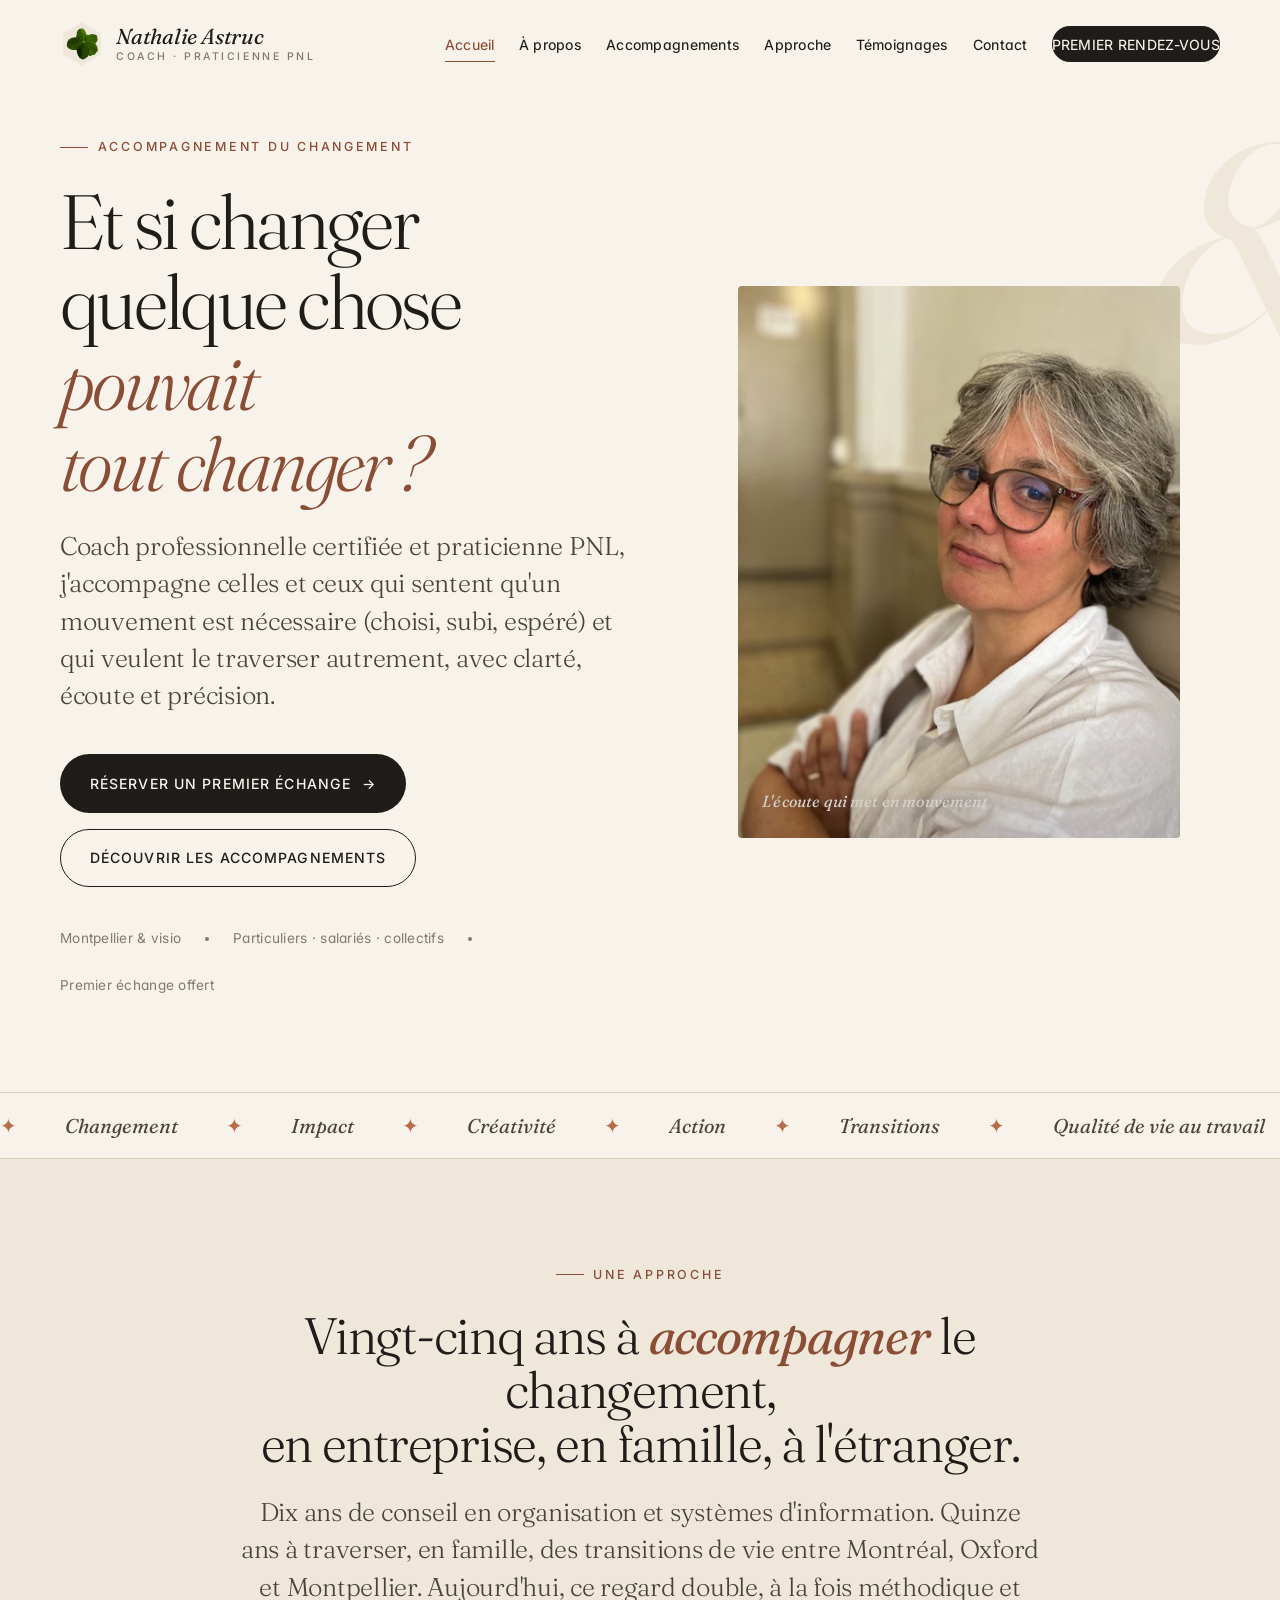
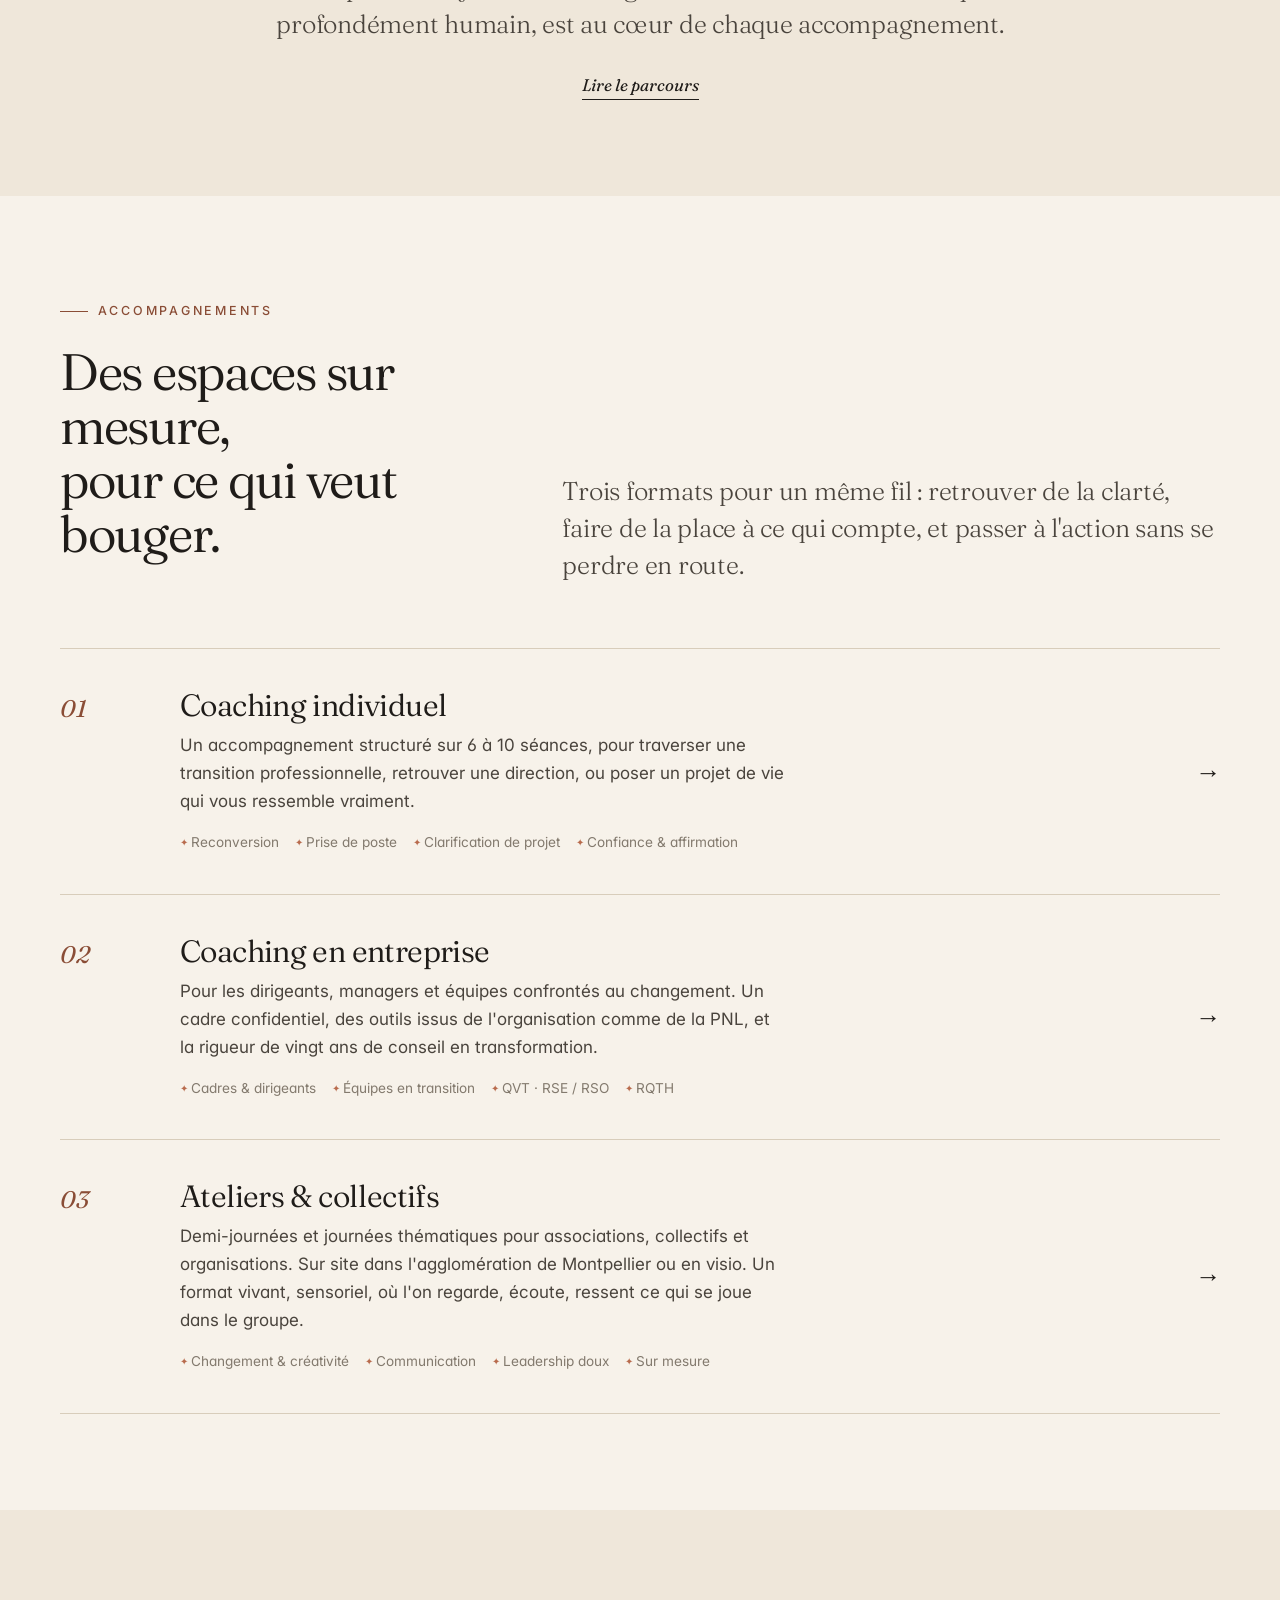
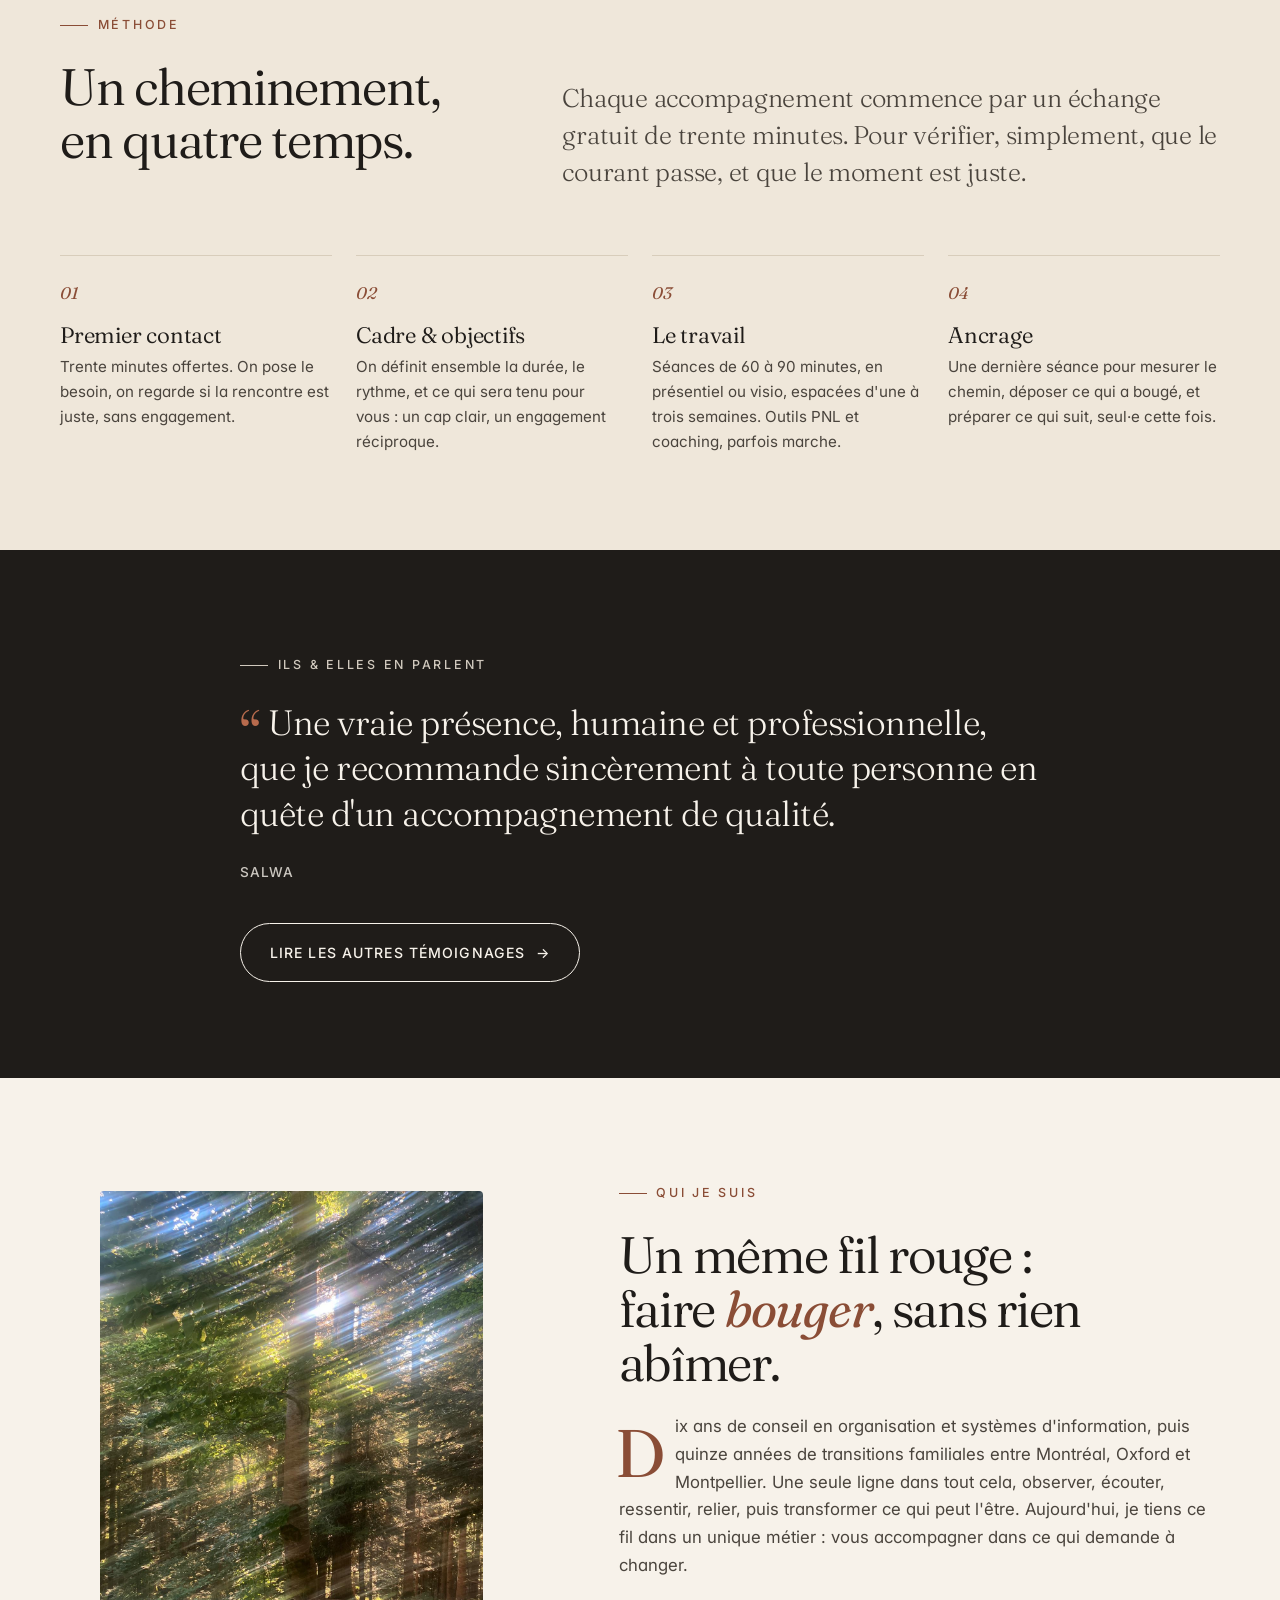
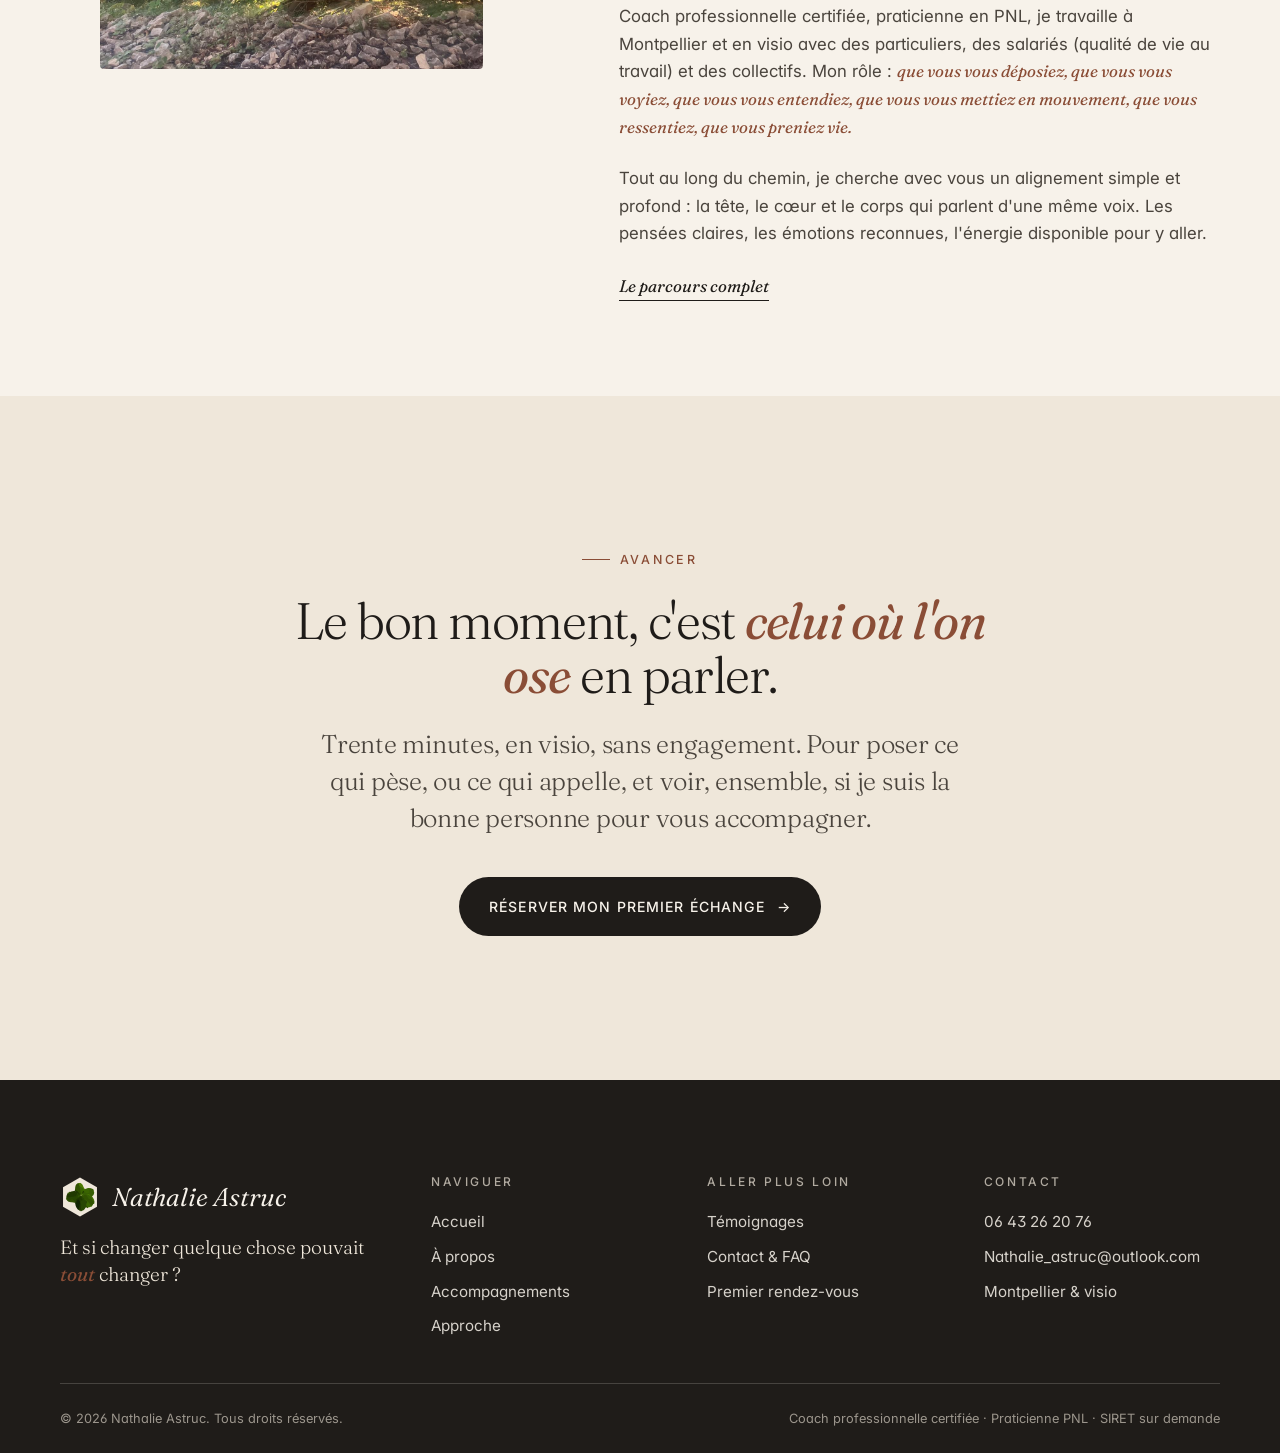
<file: index.html>
<!doctype html>
<html lang="fr">
<head>
<meta charset="utf-8"/>
<meta name="viewport" content="width=device-width, initial-scale=1"/>
<title>Nathalie Astruc · Coach professionnelle certifiée &amp; praticienne PNL · Montpellier</title>
<meta name="description" content="Accompagnement du changement, coaching individuel et en entreprise, ateliers QVT-RSE. Avec Nathalie Astruc, coach professionnelle certifiée et praticienne PNL à Montpellier et en visio."/>
<meta name="theme-color" content="#f7f2ea"/>
<link rel="icon" href="assets/favicon.svg" type="image/svg+xml"/>
<link rel="icon" type="image/png" sizes="32x32" href="assets/favicon-32.png"/>
<link rel="apple-touch-icon" href="assets/favicon-180.png"/>
<link rel="preconnect" href="https://fonts.googleapis.com"/>
<link rel="preconnect" href="https://fonts.gstatic.com" crossorigin/>
<link href="https://fonts.googleapis.com/css2?family=Fraunces:ital,opsz,wght@0,9..144,300;0,9..144,350;0,9..144,400;0,9..144,500;1,9..144,300;1,9..144,400&family=Inter:wght@400;450;500&display=swap" rel="stylesheet"/>
<link rel="stylesheet" href="styles/main.css"/>
<meta property="og:title" content="Nathalie Astruc · Coach professionnelle certifiée &amp; praticienne PNL"/>
<meta property="og:description" content="Et si changer quelque chose pouvait tout changer ? Accompagnement du changement à Montpellier et en visio."/>
<meta property="og:type" content="website"/>
<meta property="og:locale" content="fr_FR"/>
</head>
<body>

<header class="site-header" id="siteHeader">
  <div class="container nav-inner">
    <a class="brand" href="index.html" aria-label="Nathalie Astruc, accueil">
      <img class="brand-mark" src="assets/logo.svg" alt=""/>
      <span class="brand-text">
        <span class="b-name">Nathalie Astruc</span>
        <span class="b-role">Coach &middot; Praticienne PNL</span>
      </span>
    </a>
    <button class="nav-toggle" aria-expanded="false" aria-controls="primaryNav" aria-label="Ouvrir le menu">
      <span></span><span></span><span></span>
    </button>
    <nav class="nav" id="primaryNav" aria-label="Principale">
      <a href="index.html" aria-current="page">Accueil</a>
      <a href="a-propos.html">À propos</a>
      <a href="services.html">Accompagnements</a>
      <a href="approche.html">Approche</a>
      <a href="temoignages.html">Témoignages</a>
      <a href="contact.html">Contact</a>
      <a class="nav-cta" href="https://calendly.com/nathalie_astruc" target="_blank" rel="noopener">Premier rendez-vous</a>
    </nav>
  </div>
</header>

<main>

  <!-- HERO -->
  <section class="hero">
    <span class="mark tr" aria-hidden="true">&amp;</span>
    <div class="container">
      <div class="hero-grid">
        <div class="hero-text reveal">
          <span class="eyebrow">Accompagnement du changement</span>
          <h1>Et si changer<br/>quelque chose<br/><span class="accent">pouvait tout&nbsp;changer&nbsp;?</span></h1>
          <p class="lede">Coach professionnelle certifiée et praticienne PNL, j'accompagne celles et ceux qui sentent qu'un mouvement est nécessaire (choisi, subi, espéré) et qui veulent le traverser autrement, avec clarté, écoute et précision.</p>

          <div class="hero-cta">
            <a class="btn btn-primary" href="https://calendly.com/nathalie_astruc" target="_blank" rel="noopener">
              Réserver un premier échange <span class="arrow">→</span>
            </a>
            <a class="btn btn-ghost" href="services.html">Découvrir les accompagnements</a>
          </div>

          <div class="hero-meta">
            <span>Montpellier &amp; visio</span>
            <span class="dot" aria-hidden="true"></span>
            <span>Particuliers &middot; salariés &middot; collectifs</span>
            <span class="dot" aria-hidden="true"></span>
            <span>Premier échange offert</span>
          </div>
        </div>

        <figure class="hero-portrait reveal">
          <img src="assets/portrait.jpeg" alt="Portrait de Nathalie Astruc"/>
          <figcaption class="hero-tag">L'écoute qui met en mouvement</figcaption>
        </figure>
      </div>
    </div>
  </section>

  <!-- MARQUEE -->
  <div class="marquee" aria-hidden="true">
    <div class="marquee-track">
      <span>Changement</span><span>Impact</span><span>Créativité</span><span>Action</span>
      <span>Transitions</span><span>Qualité de vie au travail</span><span>Leadership</span>
      <span>Changement</span><span>Impact</span><span>Créativité</span><span>Action</span>
      <span>Transitions</span><span>Qualité de vie au travail</span><span>Leadership</span>
    </div>
  </div>

  <!-- INTRO -->
  <section class="alt">
    <div class="container container-narrow center reveal">
      <span class="eyebrow" style="justify-content:center">Une approche</span>
      <h2 style="font-weight:300">Vingt-cinq ans à <em>accompagner</em> le changement,<br/>en entreprise, en famille, à l'étranger.</h2>
      <p class="lede">Dix ans de conseil en organisation et systèmes d'information. Quinze ans à traverser, en famille, des transitions de vie entre Montréal, Oxford et Montpellier. Aujourd'hui, ce regard double, à la fois méthodique et profondément humain, est au cœur de chaque accompagnement.</p>
      <a class="btn-link" href="a-propos.html">Lire le parcours</a>
    </div>
  </section>

  <!-- SERVICES -->
  <section>
    <div class="container">
      <div class="section-head reveal">
        <div>
          <span class="eyebrow">Accompagnements</span>
          <h2>Des espaces sur mesure,<br/>pour ce qui veut bouger.</h2>
        </div>
        <p class="lede">Trois formats pour un même fil&nbsp;: retrouver de la clarté, faire de la place à ce qui compte, et passer à l'action sans se perdre en route.</p>
      </div>

      <div class="reveal">
        <a href="services.html#individuel" class="service-card">
          <span class="service-num">01</span>
          <div class="service-body">
            <h3>Coaching individuel</h3>
            <p>Un accompagnement structuré sur 6 à 10 séances, pour traverser une transition professionnelle, retrouver une direction, ou poser un projet de vie qui vous ressemble vraiment.</p>
            <ul>
              <li>Reconversion</li><li>Prise de poste</li><li>Clarification de projet</li><li>Confiance &amp; affirmation</li>
            </ul>
          </div>
          <span class="service-arrow">→</span>
        </a>

        <a href="services.html#entreprise" class="service-card">
          <span class="service-num">02</span>
          <div class="service-body">
            <h3>Coaching en entreprise</h3>
            <p>Pour les dirigeants, managers et équipes confrontés au changement. Un cadre confidentiel, des outils issus de l'organisation comme de la PNL, et la rigueur de vingt ans de conseil en transformation.</p>
            <ul>
              <li>Cadres &amp; dirigeants</li><li>Équipes en transition</li><li>QVT &middot; RSE / RSO</li><li>RQTH</li>
            </ul>
          </div>
          <span class="service-arrow">→</span>
        </a>

        <a href="services.html#ateliers" class="service-card">
          <span class="service-num">03</span>
          <div class="service-body">
            <h3>Ateliers &amp; collectifs</h3>
            <p>Demi-journées et journées thématiques pour associations, collectifs et organisations. Sur site dans l'agglomération de Montpellier ou en visio. Un format vivant, sensoriel, où l'on regarde, écoute, ressent ce qui se joue dans le groupe.</p>
            <ul>
              <li>Changement &amp; créativité</li><li>Communication</li><li>Leadership doux</li><li>Sur mesure</li>
            </ul>
          </div>
          <span class="service-arrow">→</span>
        </a>
      </div>
    </div>
  </section>

  <!-- PROCESS -->
  <section class="alt">
    <div class="container">
      <div class="section-head reveal">
        <div>
          <span class="eyebrow">Méthode</span>
          <h2>Un cheminement,<br/>en quatre temps.</h2>
        </div>
        <p class="lede">Chaque accompagnement commence par un échange gratuit de trente minutes. Pour vérifier, simplement, que le courant passe, et que le moment est juste.</p>
      </div>

      <div class="process reveal">
        <div class="process-step">
          <h4>Premier contact</h4>
          <p>Trente minutes offertes. On pose le besoin, on regarde si la rencontre est juste, sans engagement.</p>
        </div>
        <div class="process-step">
          <h4>Cadre &amp; objectifs</h4>
          <p>On définit ensemble la durée, le rythme, et ce qui sera tenu pour vous&nbsp;: un cap clair, un engagement réciproque.</p>
        </div>
        <div class="process-step">
          <h4>Le travail</h4>
          <p>Séances de 60&nbsp;à&nbsp;90 minutes, en présentiel ou visio, espacées d'une à trois semaines. Outils PNL et coaching, parfois marche.</p>
        </div>
        <div class="process-step">
          <h4>Ancrage</h4>
          <p>Une dernière séance pour mesurer le chemin, déposer ce qui a bougé, et préparer ce qui suit, seul·e cette fois.</p>
        </div>
      </div>
    </div>
  </section>

  <!-- TESTIMONIAL FEATURED -->
  <section class="dark">
    <div class="container container-narrow reveal">
      <span class="eyebrow">Ils &amp; elles en parlent</span>
      <p class="testimonial-quote">Une vraie présence, humaine et professionnelle, que je recommande sincèrement à toute personne en quête d'un accompagnement de qualité.</p>
      <p class="testimonial-author"><strong>Salwa</strong></p>
      <div style="margin-top:2.5rem">
        <a class="btn btn-ghost" href="temoignages.html">Lire les autres témoignages <span class="arrow">→</span></a>
      </div>
    </div>
  </section>

  <!-- BIO TEASER -->
  <section>
    <div class="container">
      <div class="bio reveal">
        <figure class="bio-portrait">
          <img src="assets/scene.jpeg" alt="Rayons de soleil filtrant à travers les arbres en sous-bois"/>
        </figure>
        <div class="bio-text">
          <span class="eyebrow">Qui je suis</span>
          <h2>Un même fil rouge&nbsp;:<br/>faire <em>bouger</em>, sans rien abîmer.</h2>
          <p>Dix ans de conseil en organisation et systèmes d'information, puis quinze années de transitions familiales entre Montréal, Oxford et Montpellier. Une seule ligne dans tout cela, observer, écouter, ressentir, relier, puis transformer ce qui peut l'être. Aujourd'hui, je tiens ce fil dans un unique métier&nbsp;: vous accompagner dans ce qui demande à changer.</p>
          <p>Coach professionnelle certifiée, praticienne en PNL, je travaille à Montpellier et en visio avec des particuliers, des salariés (qualité de vie au travail) et des collectifs. Mon rôle&nbsp;: <em>que vous vous déposiez, que vous vous voyiez, que vous vous entendiez, que vous vous mettiez en mouvement, que vous ressentiez, que vous preniez vie.</em></p>
          <p>Tout au long du chemin, je cherche avec vous un alignement simple et profond&nbsp;: la tête, le cœur et le corps qui parlent d'une même voix. Les pensées claires, les émotions reconnues, l'énergie disponible pour y aller.</p>
          <a class="btn-link" href="a-propos.html">Le parcours complet</a>
        </div>
      </div>
    </div>
  </section>

  <!-- CTA -->
  <section class="cta-band alt">
    <div class="container container-narrow reveal">
      <span class="eyebrow" style="justify-content:center">Avancer</span>
      <h2>Le bon moment, c'est <em>celui où l'on ose</em> en parler.</h2>
      <p class="lede">Trente minutes, en visio, sans engagement. Pour poser ce qui pèse, ou ce qui appelle, et voir, ensemble, si je suis la bonne personne pour vous accompagner.</p>
      <a class="btn btn-primary" href="https://calendly.com/nathalie_astruc" target="_blank" rel="noopener">
        Réserver mon premier échange <span class="arrow">→</span>
      </a>
    </div>
  </section>

</main>

<footer class="site-footer">
  <div class="container">
    <div class="footer-top">
      <div>
        <p class="footer-brand"><img class="footer-mark" src="assets/logo.svg" alt=""/>Nathalie Astruc</p>
        <p class="footer-tagline">Et si changer quelque chose pouvait <em>tout</em> changer&nbsp;?</p>
      </div>
      <div>
        <h4>Naviguer</h4>
        <a href="index.html">Accueil</a>
        <a href="a-propos.html">À propos</a>
        <a href="services.html">Accompagnements</a>
        <a href="approche.html">Approche</a>
      </div>
      <div>
        <h4>Aller plus loin</h4>
        <a href="temoignages.html">Témoignages</a>
        <a href="contact.html">Contact &amp; FAQ</a>
        <a href="https://calendly.com/nathalie_astruc" target="_blank" rel="noopener">Premier rendez-vous</a>
      </div>
      <div>
        <h4>Contact</h4>
        <a href="tel:+33643262076">06&nbsp;43&nbsp;26&nbsp;20&nbsp;76</a>
        <a href="mailto:Nathalie_astruc@outlook.com">Nathalie_astruc@outlook.com</a>
        <a href="#">Montpellier &amp; visio</a>
      </div>
    </div>
    <div class="footer-bottom">
      <span>© <span id="year">2026</span> Nathalie Astruc. Tous droits réservés.</span>
      <span>Coach professionnelle certifiée &middot; Praticienne PNL &middot; SIRET sur demande</span>
    </div>
  </div>
</footer>

<script src="scripts/main.js" defer></script>
</body>
</html>
</file>
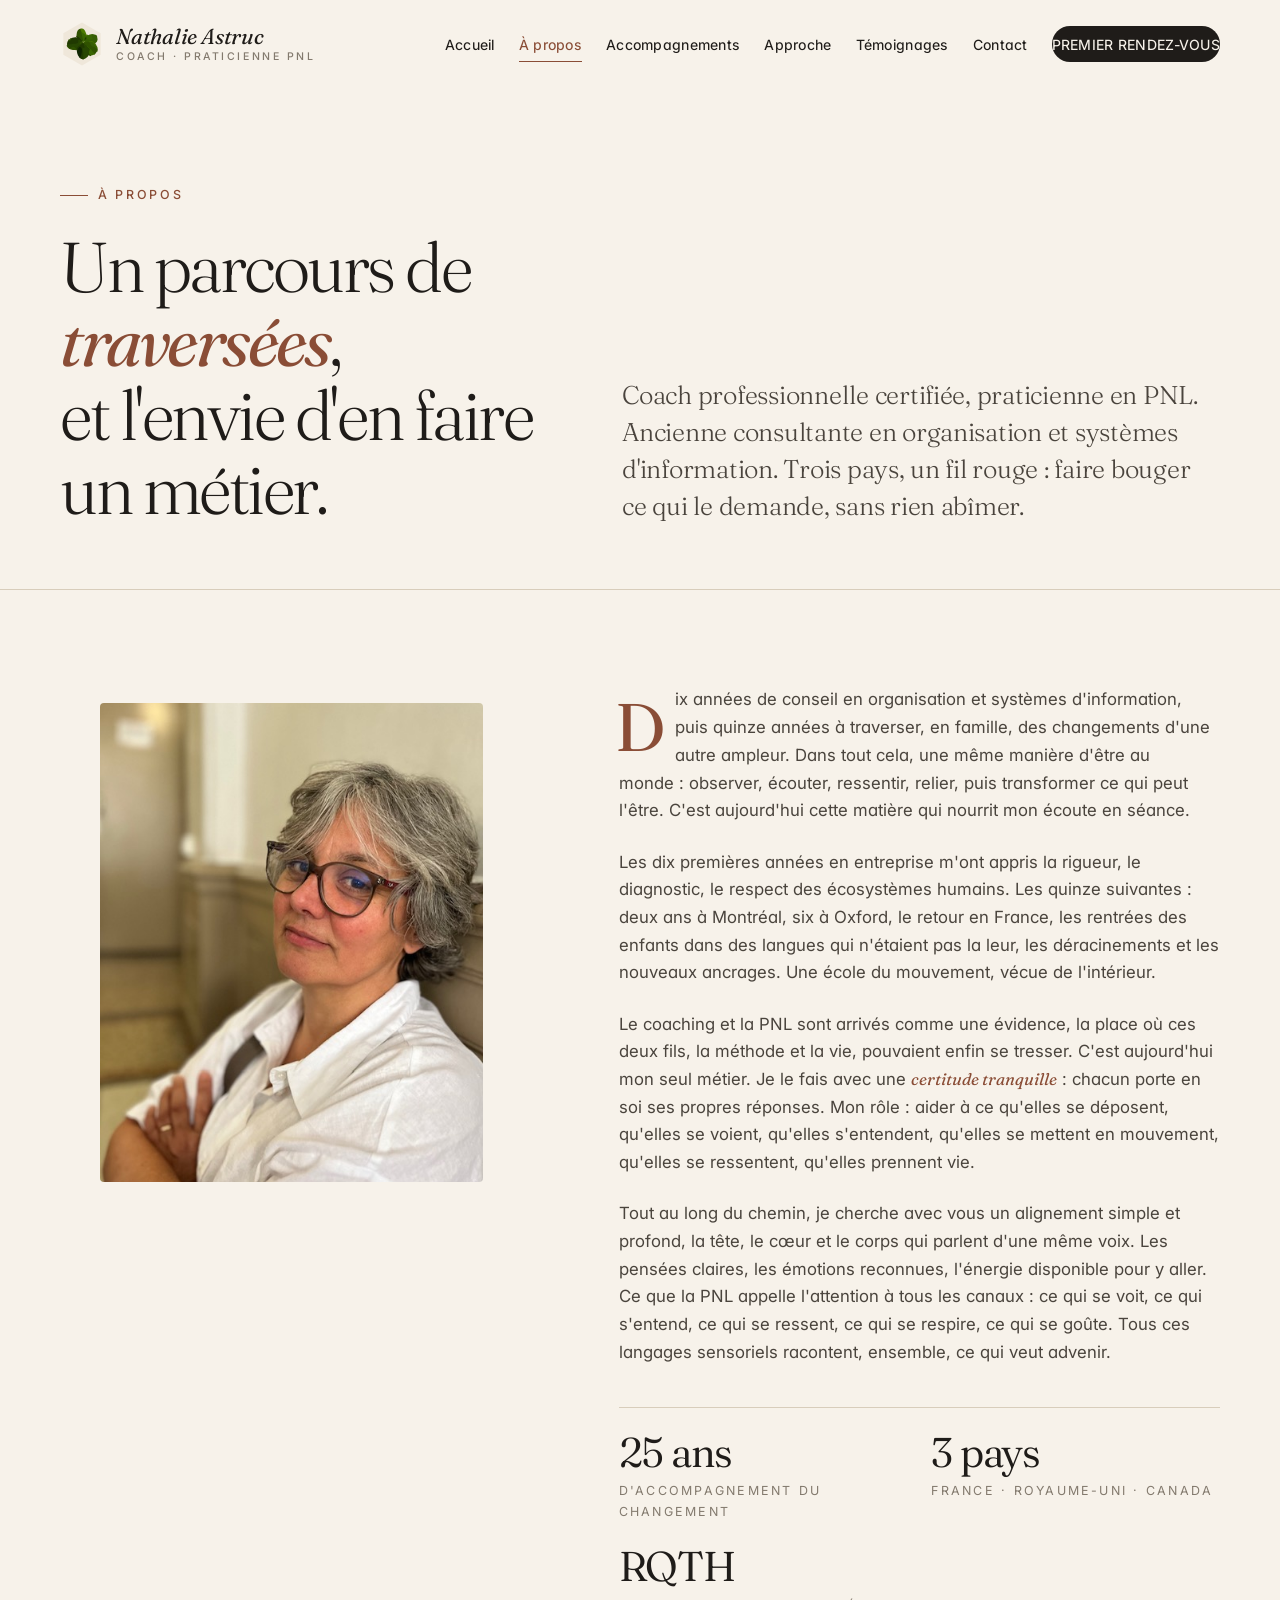
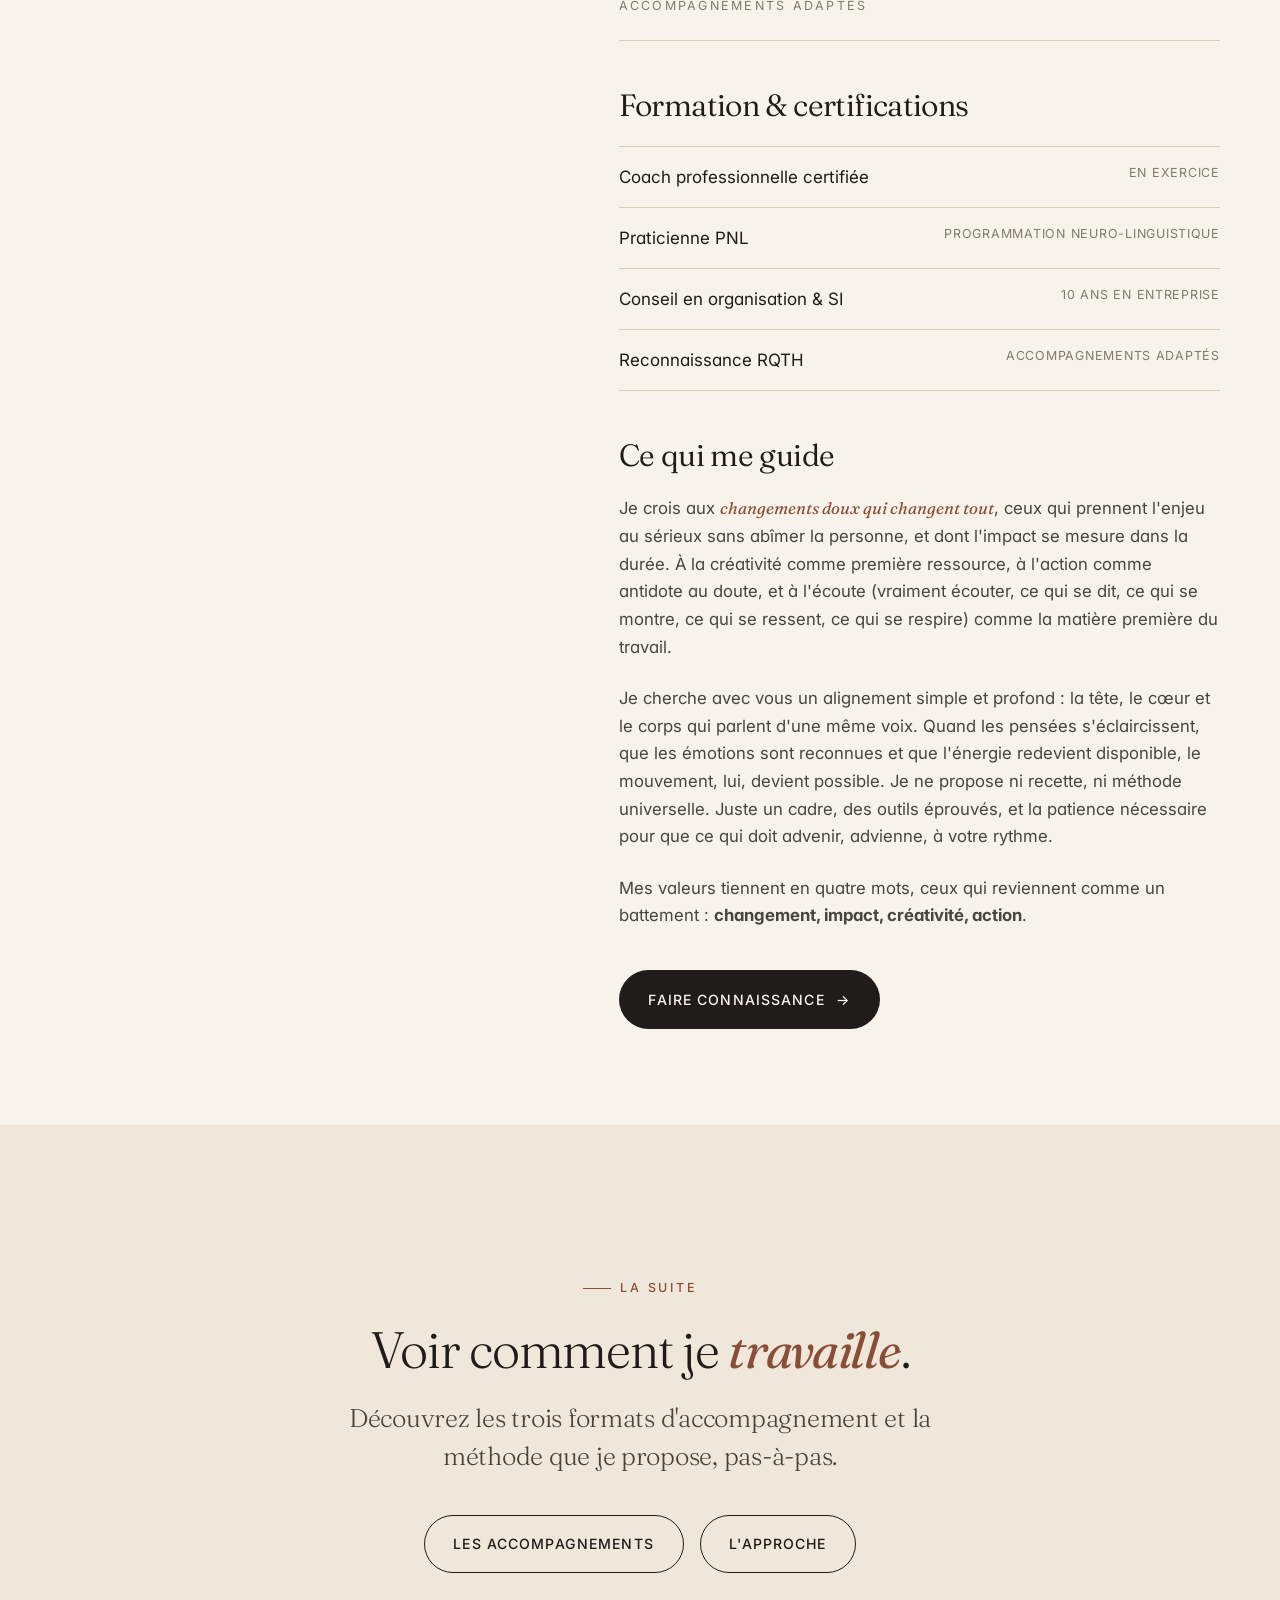
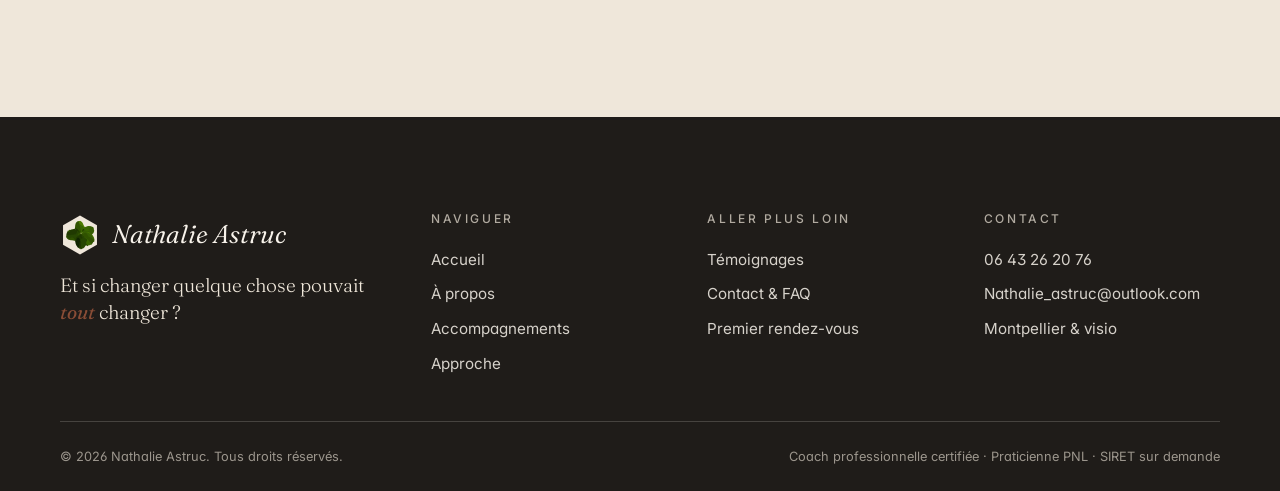
<file: a-propos.html>
<!doctype html>
<html lang="fr">
<head>
<meta charset="utf-8"/>
<meta name="viewport" content="width=device-width, initial-scale=1"/>
<title>À propos · Nathalie Astruc · Coach &amp; praticienne PNL à Montpellier</title>
<meta name="description" content="Le parcours de Nathalie Astruc : 25 ans d'accompagnement du changement, de Montpellier à Oxford et Montréal. Coach professionnelle certifiée, praticienne PNL, ancienne consultante en organisation."/>
<meta name="theme-color" content="#f7f2ea"/>
<link rel="icon" href="assets/favicon.svg" type="image/svg+xml"/>
<link rel="icon" type="image/png" sizes="32x32" href="assets/favicon-32.png"/>
<link rel="apple-touch-icon" href="assets/favicon-180.png"/>
<link rel="preconnect" href="https://fonts.googleapis.com"/>
<link rel="preconnect" href="https://fonts.gstatic.com" crossorigin/>
<link href="https://fonts.googleapis.com/css2?family=Fraunces:ital,opsz,wght@0,9..144,300;0,9..144,350;0,9..144,400;0,9..144,500;1,9..144,300;1,9..144,400&family=Inter:wght@400;450;500&display=swap" rel="stylesheet"/>
<link rel="stylesheet" href="styles/main.css"/>
</head>
<body>

<header class="site-header" id="siteHeader">
  <div class="container nav-inner">
    <a class="brand" href="index.html" aria-label="Nathalie Astruc, accueil">
      <img class="brand-mark" src="assets/logo.svg" alt=""/>
      <span class="brand-text">
        <span class="b-name">Nathalie Astruc</span>
        <span class="b-role">Coach &middot; Praticienne PNL</span>
      </span>
    </a>
    <button class="nav-toggle" aria-expanded="false" aria-controls="primaryNav" aria-label="Ouvrir le menu">
      <span></span><span></span><span></span>
    </button>
    <nav class="nav" id="primaryNav" aria-label="Principale">
      <a href="index.html">Accueil</a>
      <a href="a-propos.html" aria-current="page">À propos</a>
      <a href="services.html">Accompagnements</a>
      <a href="approche.html">Approche</a>
      <a href="temoignages.html">Témoignages</a>
      <a href="contact.html">Contact</a>
      <a class="nav-cta" href="https://calendly.com/nathalie_astruc" target="_blank" rel="noopener">Premier rendez-vous</a>
    </nav>
  </div>
</header>

<main>

  <section class="page-hero">
    <div class="container">
      <div class="reveal">
        <span class="eyebrow">À propos</span>
        <h1>Un parcours de <em>traversées</em>,<br/>et l'envie d'en faire un métier.</h1>
      </div>
      <p class="lede reveal">Coach professionnelle certifiée, praticienne en PNL. Ancienne consultante en organisation et systèmes d'information. Trois pays, un fil rouge&nbsp;: faire bouger ce qui le demande, sans rien abîmer.</p>
    </div>
  </section>

  <section>
    <div class="container">
      <div class="bio reveal">
        <figure class="bio-portrait">
          <img src="assets/portrait.jpeg" alt="Portrait de Nathalie Astruc"/>
        </figure>
        <div class="bio-text">
          <p>Dix années de conseil en organisation et systèmes d'information, puis quinze années à traverser, en famille, des changements d'une autre ampleur. Dans tout cela, une même manière d'être au monde&nbsp;: observer, écouter, ressentir, relier, puis transformer ce qui peut l'être. C'est aujourd'hui cette matière qui nourrit mon écoute en séance.</p>

          <p>Les dix premières années en entreprise m'ont appris la rigueur, le diagnostic, le respect des écosystèmes humains. Les quinze suivantes&nbsp;: deux ans à Montréal, six à Oxford, le retour en France, les rentrées des enfants dans des langues qui n'étaient pas la leur, les déracinements et les nouveaux ancrages. Une école du mouvement, vécue de l'intérieur.</p>

          <p>Le coaching et la PNL sont arrivés comme une évidence, la place où ces deux fils, la méthode et la vie, pouvaient enfin se tresser. C'est aujourd'hui mon seul métier. Je le fais avec une <em>certitude tranquille</em>&nbsp;: chacun porte en soi ses propres réponses. Mon rôle&nbsp;: aider à ce qu'elles se déposent, qu'elles se voient, qu'elles s'entendent, qu'elles se mettent en mouvement, qu'elles se ressentent, qu'elles prennent vie.</p>

          <p>Tout au long du chemin, je cherche avec vous un alignement simple et profond, la tête, le cœur et le corps qui parlent d'une même voix. Les pensées claires, les émotions reconnues, l'énergie disponible pour y aller. Ce que la PNL appelle l'attention à tous les canaux&nbsp;: ce qui se voit, ce qui s'entend, ce qui se ressent, ce qui se respire, ce qui se goûte. Tous ces langages sensoriels racontent, ensemble, ce qui veut advenir.</p>

          <div class="facts">
            <div class="fact">
              <span class="num">25 ans</span>
              <span class="lbl">d'accompagnement du changement</span>
            </div>
            <div class="fact">
              <span class="num">3 pays</span>
              <span class="lbl">France · Royaume-Uni · Canada</span>
            </div>
            <div class="fact">
              <span class="num">RQTH</span>
              <span class="lbl">accompagnements adaptés</span>
            </div>
          </div>

          <h3 style="margin-top:3rem">Formation &amp; certifications</h3>
          <ul class="contact-list" style="margin-top:1rem">
            <li><span>Coach professionnelle certifiée</span><span class="lbl">en exercice</span></li>
            <li><span>Praticienne PNL</span><span class="lbl">programmation neuro-linguistique</span></li>
            <li><span>Conseil en organisation &amp; SI</span><span class="lbl">10 ans en entreprise</span></li>
            <li><span>Reconnaissance RQTH</span><span class="lbl">accompagnements adaptés</span></li>
          </ul>

          <h3 style="margin-top:3rem">Ce qui me guide</h3>
          <p>Je crois aux <em>changements doux qui changent tout</em>, ceux qui prennent l'enjeu au sérieux sans abîmer la personne, et dont l'impact se mesure dans la durée. À la créativité comme première ressource, à l'action comme antidote au doute, et à l'écoute (vraiment écouter, ce qui se dit, ce qui se montre, ce qui se ressent, ce qui se respire) comme la matière première du travail.</p>

          <p>Je cherche avec vous un alignement simple et profond&nbsp;: la tête, le cœur et le corps qui parlent d'une même voix. Quand les pensées s'éclaircissent, que les émotions sont reconnues et que l'énergie redevient disponible, le mouvement, lui, devient possible. Je ne propose ni recette, ni méthode universelle. Juste un cadre, des outils éprouvés, et la patience nécessaire pour que ce qui doit advenir, advienne, à votre rythme.</p>

          <p>Mes valeurs tiennent en quatre mots, ceux qui reviennent comme un battement&nbsp;: <strong>changement, impact, créativité, action</strong>.</p>

          <div style="margin-top:2.5rem">
            <a class="btn btn-primary" href="https://calendly.com/nathalie_astruc" target="_blank" rel="noopener">Faire connaissance <span class="arrow">→</span></a>
          </div>
        </div>
      </div>
    </div>
  </section>

  <section class="alt cta-band">
    <div class="container container-narrow reveal">
      <span class="eyebrow" style="justify-content:center">La suite</span>
      <h2 style="font-weight:300">Voir comment je <em>travaille</em>.</h2>
      <p class="lede">Découvrez les trois formats d'accompagnement et la méthode que je propose, pas-à-pas.</p>
      <div style="display:flex; gap:1rem; justify-content:center; flex-wrap:wrap">
        <a class="btn btn-ghost" href="services.html">Les accompagnements</a>
        <a class="btn btn-ghost" href="approche.html">L'approche</a>
      </div>
    </div>
  </section>

</main>

<footer class="site-footer">
  <div class="container">
    <div class="footer-top">
      <div>
        <p class="footer-brand"><img class="footer-mark" src="assets/logo.svg" alt=""/>Nathalie Astruc</p>
        <p class="footer-tagline">Et si changer quelque chose pouvait <em>tout</em> changer&nbsp;?</p>
      </div>
      <div>
        <h4>Naviguer</h4>
        <a href="index.html">Accueil</a>
        <a href="a-propos.html">À propos</a>
        <a href="services.html">Accompagnements</a>
        <a href="approche.html">Approche</a>
      </div>
      <div>
        <h4>Aller plus loin</h4>
        <a href="temoignages.html">Témoignages</a>
        <a href="contact.html">Contact &amp; FAQ</a>
        <a href="https://calendly.com/nathalie_astruc" target="_blank" rel="noopener">Premier rendez-vous</a>
      </div>
      <div>
        <h4>Contact</h4>
        <a href="tel:+33643262076">06&nbsp;43&nbsp;26&nbsp;20&nbsp;76</a>
        <a href="mailto:Nathalie_astruc@outlook.com">Nathalie_astruc@outlook.com</a>
        <a href="#">Montpellier &amp; visio</a>
      </div>
    </div>
    <div class="footer-bottom">
      <span>© <span id="year">2026</span> Nathalie Astruc. Tous droits réservés.</span>
      <span>Coach professionnelle certifiée &middot; Praticienne PNL &middot; SIRET sur demande</span>
    </div>
  </div>
</footer>

<script src="scripts/main.js" defer></script>
</body>
</html>
</file>
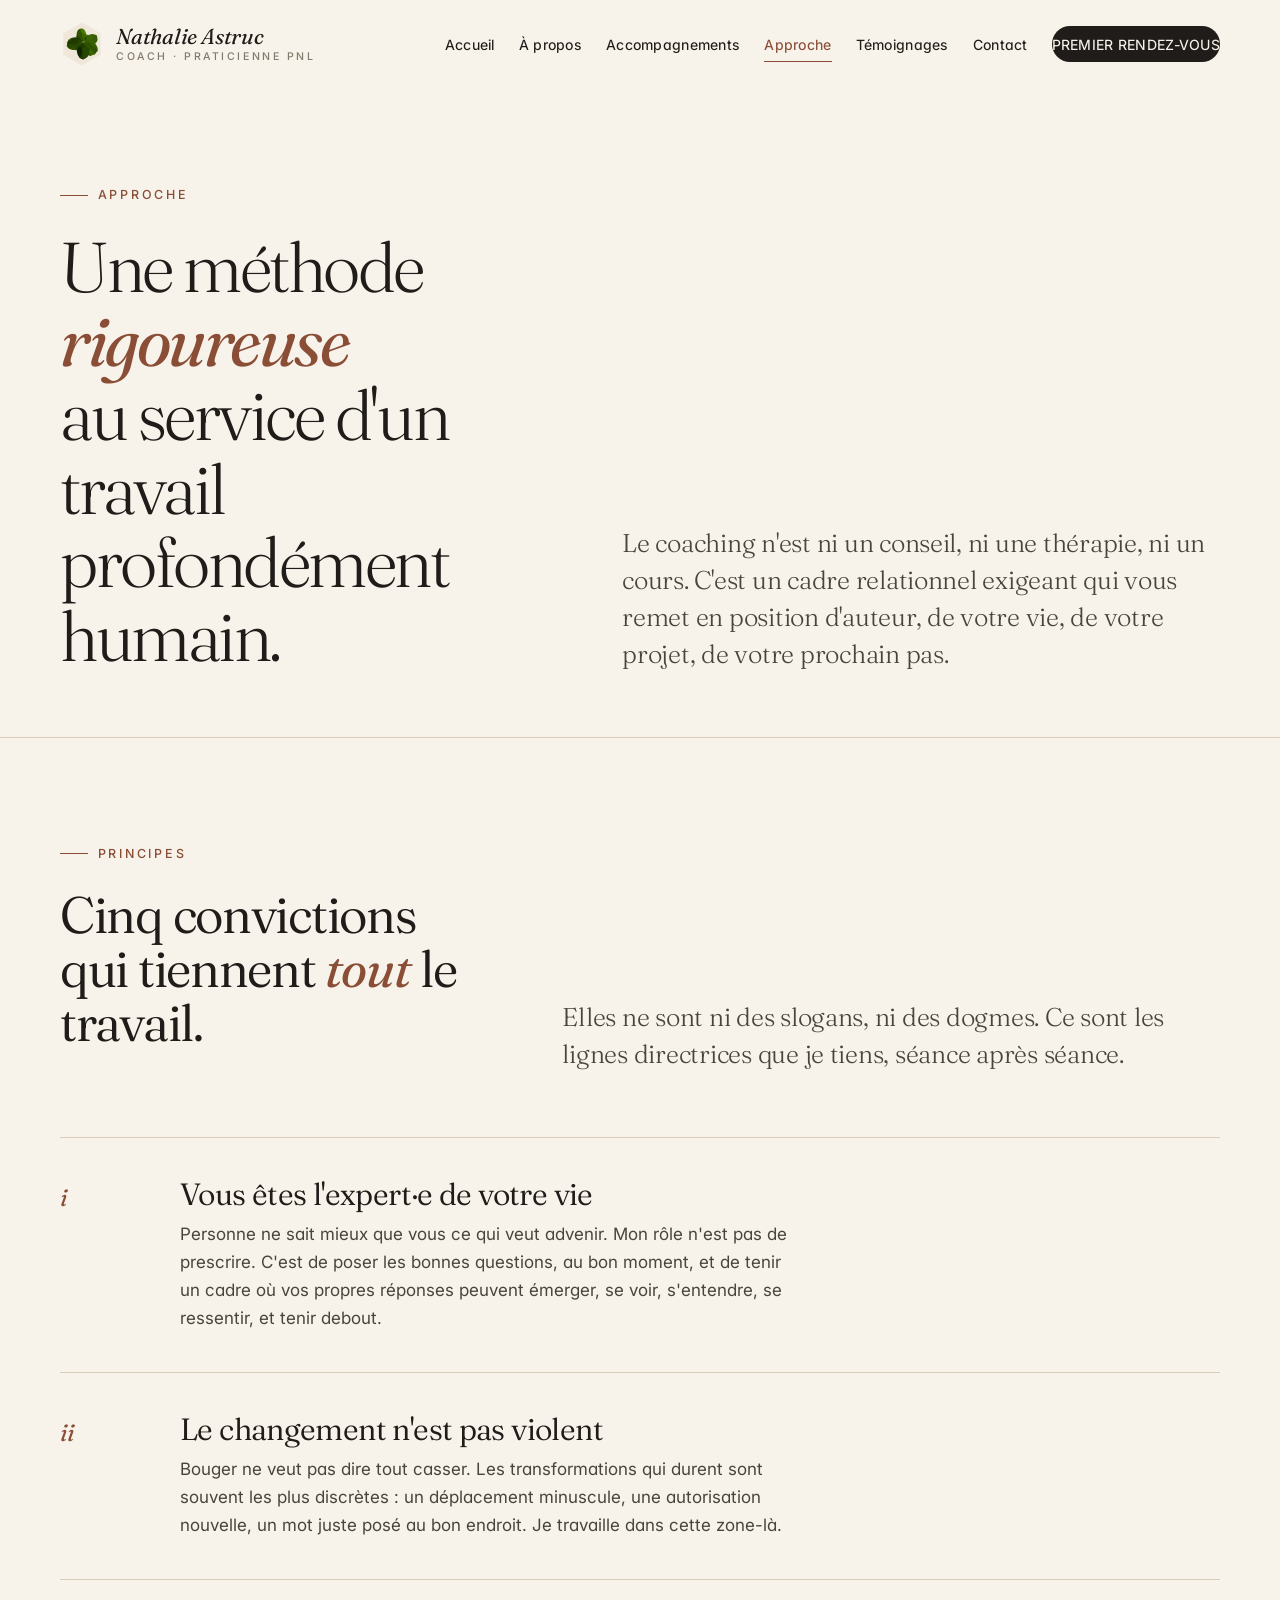
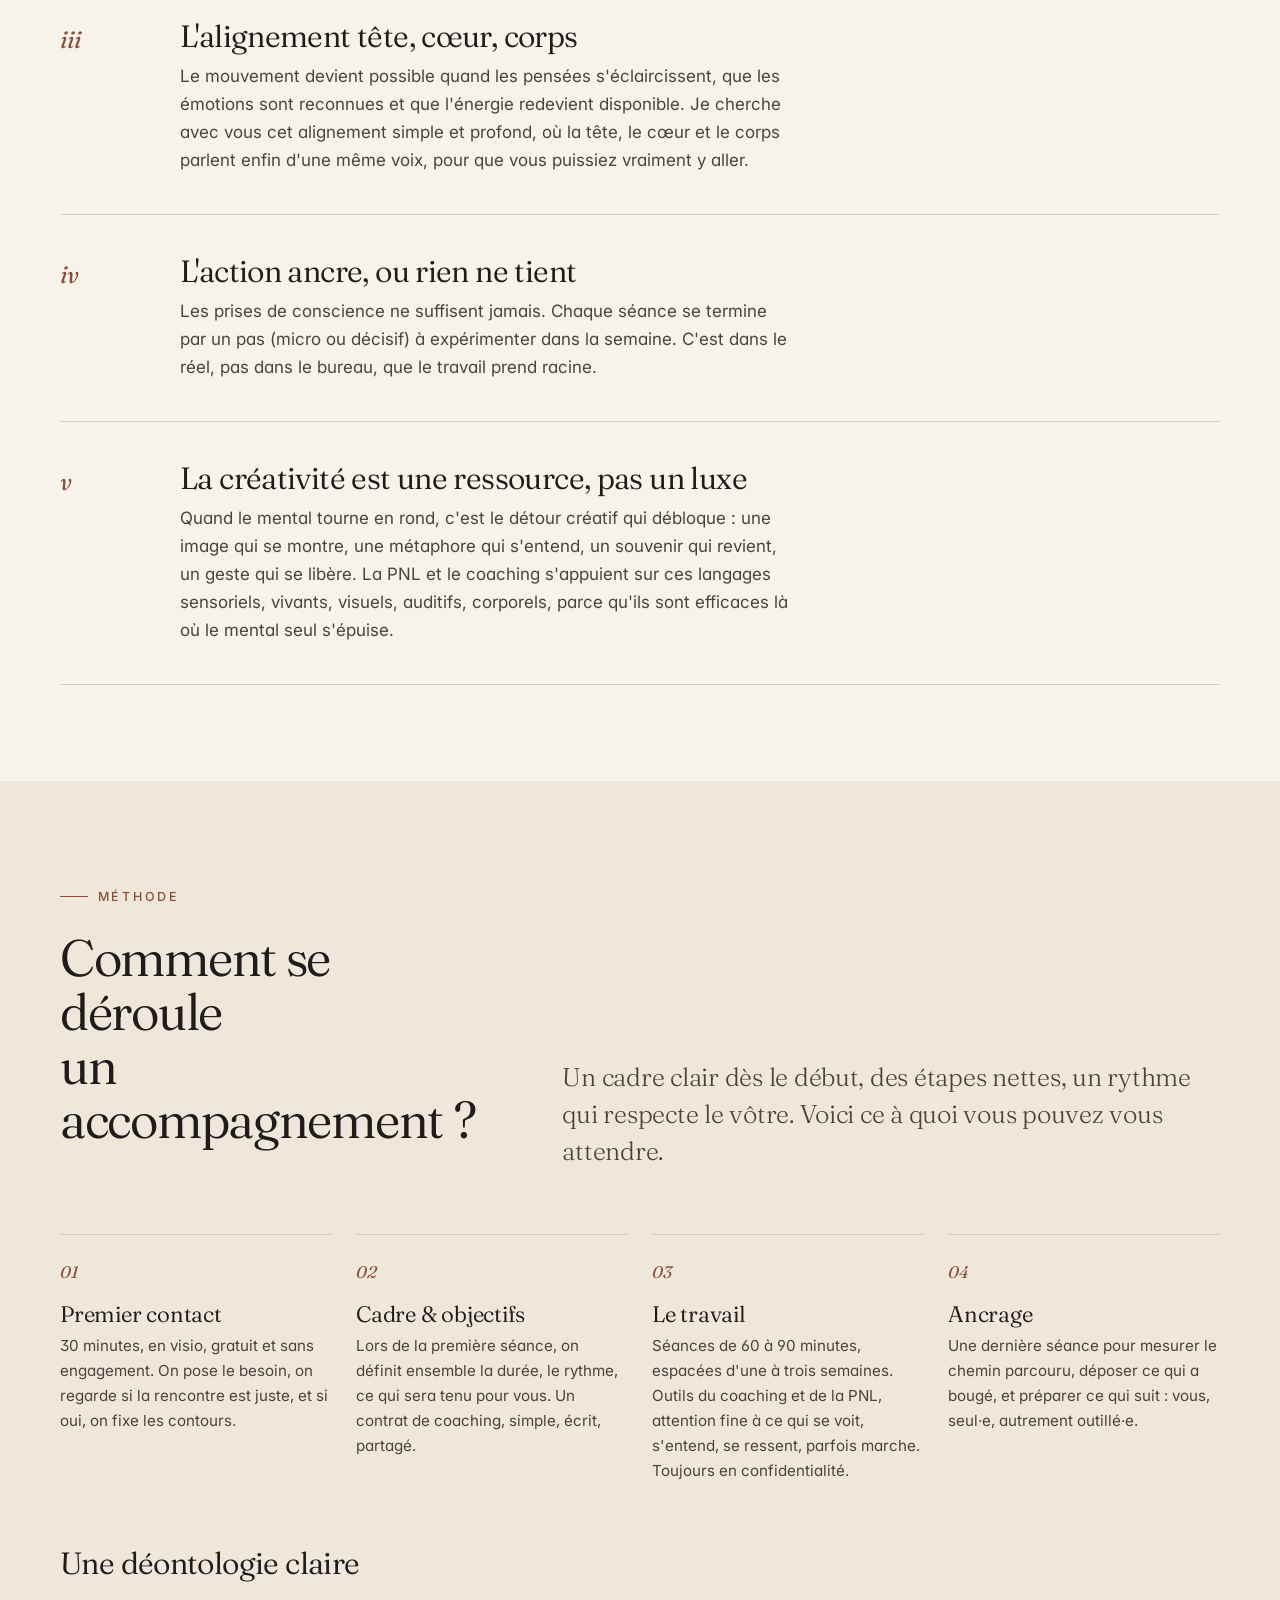
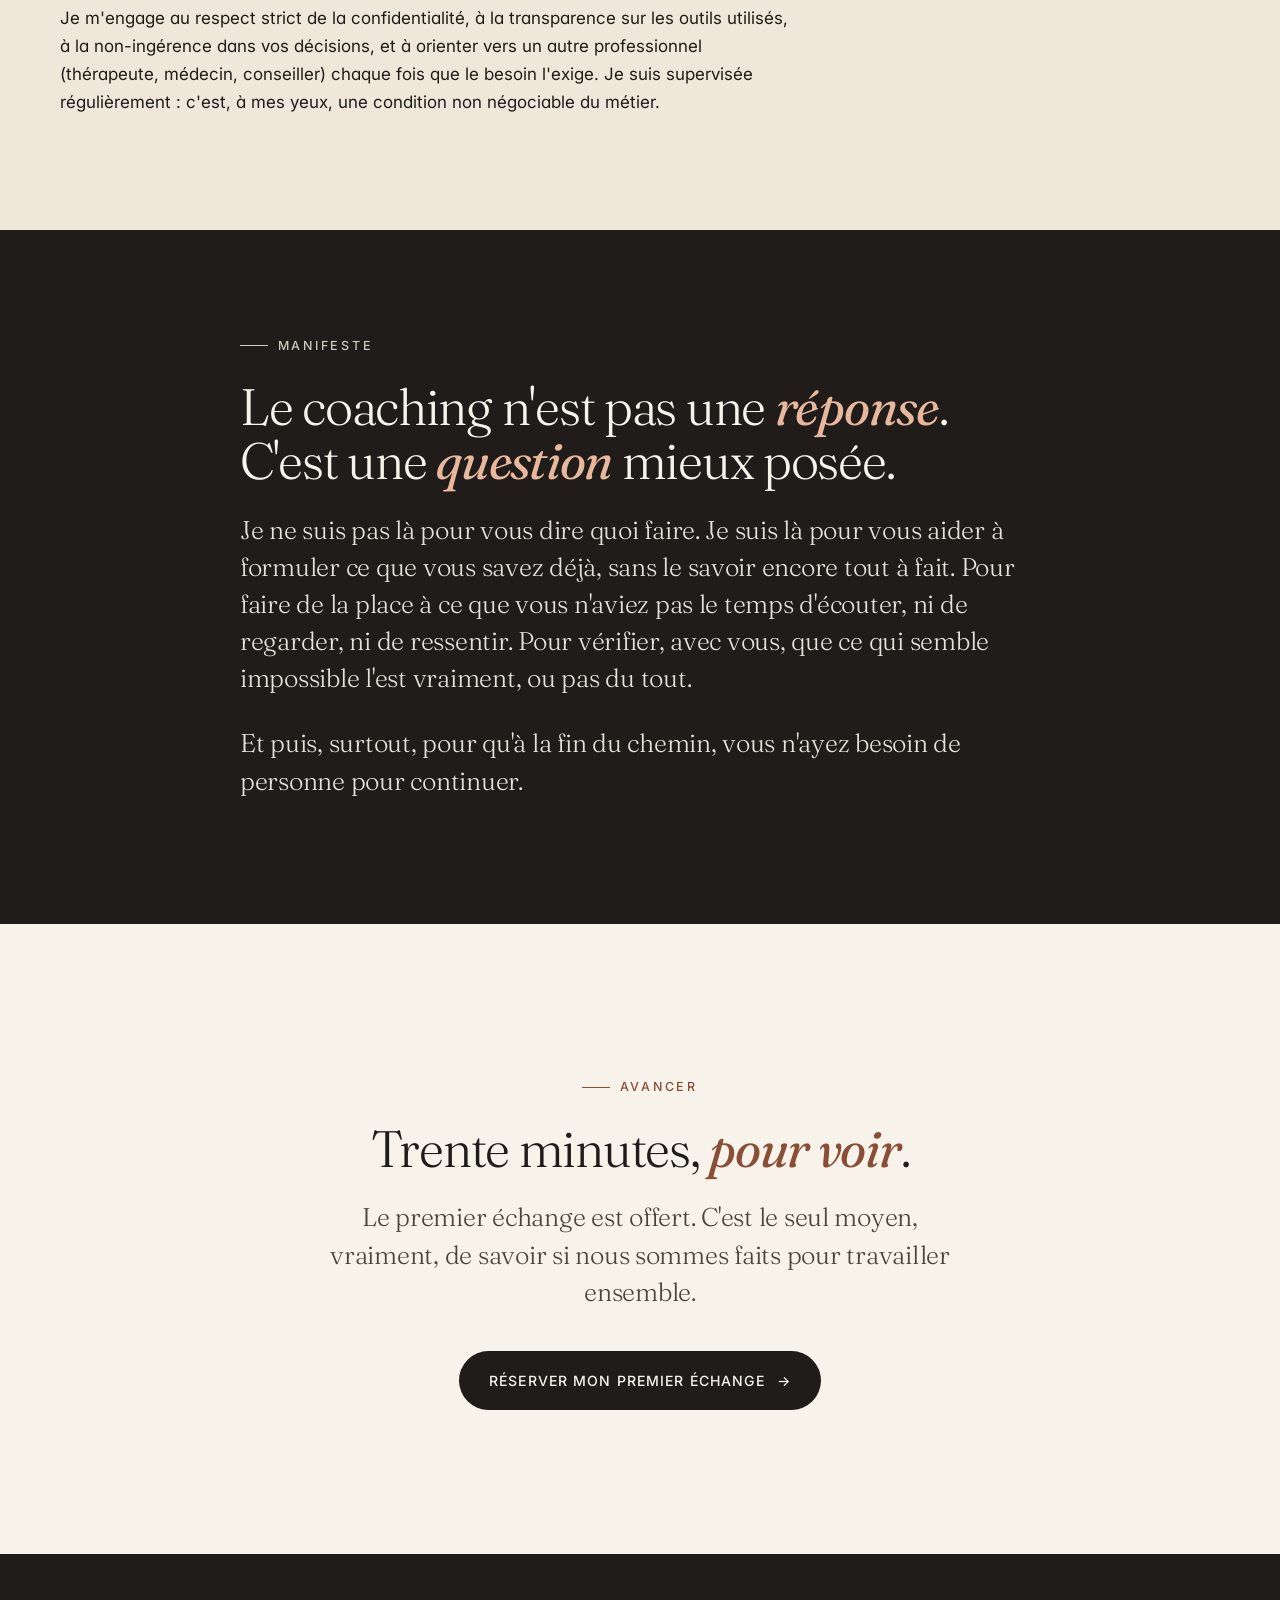
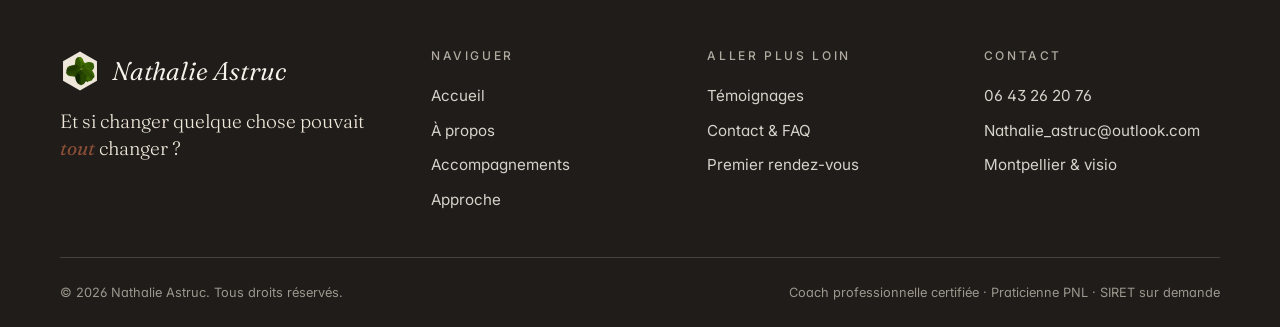
<file: approche.html>
<!doctype html>
<html lang="fr">
<head>
<meta charset="utf-8"/>
<meta name="viewport" content="width=device-width, initial-scale=1"/>
<title>Approche · Coaching, PNL &amp; conduite du changement · Nathalie Astruc</title>
<meta name="description" content="L'approche de Nathalie Astruc : coaching professionnel, PNL, conduite du changement. Une méthode rigoureuse au service d'un travail profondément humain."/>
<meta name="theme-color" content="#f7f2ea"/>
<link rel="icon" href="assets/favicon.svg" type="image/svg+xml"/>
<link rel="icon" type="image/png" sizes="32x32" href="assets/favicon-32.png"/>
<link rel="apple-touch-icon" href="assets/favicon-180.png"/>
<link rel="preconnect" href="https://fonts.googleapis.com"/>
<link rel="preconnect" href="https://fonts.gstatic.com" crossorigin/>
<link href="https://fonts.googleapis.com/css2?family=Fraunces:ital,opsz,wght@0,9..144,300;0,9..144,350;0,9..144,400;0,9..144,500;1,9..144,300;1,9..144,400&family=Inter:wght@400;450;500&display=swap" rel="stylesheet"/>
<link rel="stylesheet" href="styles/main.css"/>
</head>
<body>

<header class="site-header" id="siteHeader">
  <div class="container nav-inner">
    <a class="brand" href="index.html" aria-label="Nathalie Astruc, accueil">
      <img class="brand-mark" src="assets/logo.svg" alt=""/>
      <span class="brand-text">
        <span class="b-name">Nathalie Astruc</span>
        <span class="b-role">Coach &middot; Praticienne PNL</span>
      </span>
    </a>
    <button class="nav-toggle" aria-expanded="false" aria-controls="primaryNav" aria-label="Ouvrir le menu">
      <span></span><span></span><span></span>
    </button>
    <nav class="nav" id="primaryNav" aria-label="Principale">
      <a href="index.html">Accueil</a>
      <a href="a-propos.html">À propos</a>
      <a href="services.html">Accompagnements</a>
      <a href="approche.html" aria-current="page">Approche</a>
      <a href="temoignages.html">Témoignages</a>
      <a href="contact.html">Contact</a>
      <a class="nav-cta" href="https://calendly.com/nathalie_astruc" target="_blank" rel="noopener">Premier rendez-vous</a>
    </nav>
  </div>
</header>

<main>

  <section class="page-hero">
    <div class="container">
      <div class="reveal">
        <span class="eyebrow">Approche</span>
        <h1>Une méthode <em>rigoureuse</em><br/>au service d'un travail<br/>profondément humain.</h1>
      </div>
      <p class="lede reveal">Le coaching n'est ni un conseil, ni une thérapie, ni un cours. C'est un cadre relationnel exigeant qui vous remet en position d'auteur, de votre vie, de votre projet, de votre prochain pas.</p>
    </div>
  </section>

  <!-- PRINCIPES -->
  <section>
    <div class="container">
      <div class="section-head reveal">
        <div>
          <span class="eyebrow">Principes</span>
          <h2>Cinq convictions<br/>qui tiennent <em>tout</em> le travail.</h2>
        </div>
        <p class="lede">Elles ne sont ni des slogans, ni des dogmes. Ce sont les lignes directrices que je tiens, séance après séance.</p>
      </div>

      <div class="reveal">
        <article class="service-card">
          <span class="service-num">i</span>
          <div class="service-body">
            <h3>Vous êtes l'expert·e de votre vie</h3>
            <p>Personne ne sait mieux que vous ce qui veut advenir. Mon rôle n'est pas de prescrire. C'est de poser les bonnes questions, au bon moment, et de tenir un cadre où vos propres réponses peuvent émerger, se voir, s'entendre, se ressentir, et tenir debout.</p>
          </div>
        </article>

        <article class="service-card">
          <span class="service-num">ii</span>
          <div class="service-body">
            <h3>Le changement n'est pas violent</h3>
            <p>Bouger ne veut pas dire tout casser. Les transformations qui durent sont souvent les plus discrètes&nbsp;: un déplacement minuscule, une autorisation nouvelle, un mot juste posé au bon endroit. Je travaille dans cette zone-là.</p>
          </div>
        </article>

        <article class="service-card">
          <span class="service-num">iii</span>
          <div class="service-body">
            <h3>L'alignement tête, cœur, corps</h3>
            <p>Le mouvement devient possible quand les pensées s'éclaircissent, que les émotions sont reconnues et que l'énergie redevient disponible. Je cherche avec vous cet alignement simple et profond, où la tête, le cœur et le corps parlent enfin d'une même voix, pour que vous puissiez vraiment y aller.</p>
          </div>
        </article>

        <article class="service-card">
          <span class="service-num">iv</span>
          <div class="service-body">
            <h3>L'action ancre, ou rien ne tient</h3>
            <p>Les prises de conscience ne suffisent jamais. Chaque séance se termine par un pas (micro ou décisif) à expérimenter dans la semaine. C'est dans le réel, pas dans le bureau, que le travail prend racine.</p>
          </div>
        </article>

        <article class="service-card">
          <span class="service-num">v</span>
          <div class="service-body">
            <h3>La créativité est une ressource, pas un luxe</h3>
            <p>Quand le mental tourne en rond, c'est le détour créatif qui débloque&nbsp;: une image qui se montre, une métaphore qui s'entend, un souvenir qui revient, un geste qui se libère. La PNL et le coaching s'appuient sur ces langages sensoriels, vivants, visuels, auditifs, corporels, parce qu'ils sont efficaces là où le mental seul s'épuise.</p>
          </div>
        </article>
      </div>
    </div>
  </section>

  <!-- METHODE -->
  <section class="alt">
    <div class="container">
      <div class="section-head reveal">
        <div>
          <span class="eyebrow">Méthode</span>
          <h2>Comment se déroule<br/>un accompagnement ?</h2>
        </div>
        <p class="lede">Un cadre clair dès le début, des étapes nettes, un rythme qui respecte le vôtre. Voici ce à quoi vous pouvez vous attendre.</p>
      </div>

      <div class="process reveal">
        <div class="process-step">
          <h4>Premier contact</h4>
          <p>30 minutes, en visio, gratuit et sans engagement. On pose le besoin, on regarde si la rencontre est juste, et si oui, on fixe les contours.</p>
        </div>
        <div class="process-step">
          <h4>Cadre &amp; objectifs</h4>
          <p>Lors de la première séance, on définit ensemble la durée, le rythme, ce qui sera tenu pour vous. Un contrat de coaching, simple, écrit, partagé.</p>
        </div>
        <div class="process-step">
          <h4>Le travail</h4>
          <p>Séances de 60 à 90 minutes, espacées d'une à trois semaines. Outils du coaching et de la PNL, attention fine à ce qui se voit, s'entend, se ressent, parfois marche. Toujours en confidentialité.</p>
        </div>
        <div class="process-step">
          <h4>Ancrage</h4>
          <p>Une dernière séance pour mesurer le chemin parcouru, déposer ce qui a bougé, et préparer ce qui suit&nbsp;: vous, seul·e, autrement outillé·e.</p>
        </div>
      </div>

      <div class="reveal" style="margin-top:4rem; max-width:46rem">
        <h3>Une déontologie claire</h3>
        <p>Je m'engage au respect strict de la confidentialité, à la transparence sur les outils utilisés, à la non-ingérence dans vos décisions, et à orienter vers un autre professionnel (thérapeute, médecin, conseiller) chaque fois que le besoin l'exige. Je suis supervisée régulièrement&nbsp;: c'est, à mes yeux, une condition non négociable du métier.</p>
      </div>
    </div>
  </section>

  <!-- ECRIT MANIFESTE -->
  <section class="dark">
    <div class="container container-narrow reveal">
      <span class="eyebrow">Manifeste</span>
      <h2 style="font-weight:300; max-width:24ch">Le coaching n'est pas une <em>réponse</em>.<br/>C'est une <em>question</em> mieux posée.</h2>
      <p class="lede">Je ne suis pas là pour vous dire quoi faire. Je suis là pour vous aider à formuler ce que vous savez déjà, sans le savoir encore tout à fait. Pour faire de la place à ce que vous n'aviez pas le temps d'écouter, ni de regarder, ni de ressentir. Pour vérifier, avec vous, que ce qui semble impossible l'est vraiment, ou pas du tout.</p>
      <p class="lede">Et puis, surtout, pour qu'à la fin du chemin, vous n'ayez besoin de personne pour continuer.</p>
    </div>
  </section>

  <!-- CTA -->
  <section class="cta-band">
    <div class="container container-narrow reveal">
      <span class="eyebrow" style="justify-content:center">Avancer</span>
      <h2 style="font-weight:300">Trente minutes, <em>pour voir</em>.</h2>
      <p class="lede">Le premier échange est offert. C'est le seul moyen, vraiment, de savoir si nous sommes faits pour travailler ensemble.</p>
      <a class="btn btn-primary" href="https://calendly.com/nathalie_astruc" target="_blank" rel="noopener">Réserver mon premier échange <span class="arrow">→</span></a>
    </div>
  </section>

</main>

<footer class="site-footer">
  <div class="container">
    <div class="footer-top">
      <div>
        <p class="footer-brand"><img class="footer-mark" src="assets/logo.svg" alt=""/>Nathalie Astruc</p>
        <p class="footer-tagline">Et si changer quelque chose pouvait <em>tout</em> changer&nbsp;?</p>
      </div>
      <div>
        <h4>Naviguer</h4>
        <a href="index.html">Accueil</a>
        <a href="a-propos.html">À propos</a>
        <a href="services.html">Accompagnements</a>
        <a href="approche.html">Approche</a>
      </div>
      <div>
        <h4>Aller plus loin</h4>
        <a href="temoignages.html">Témoignages</a>
        <a href="contact.html">Contact &amp; FAQ</a>
        <a href="https://calendly.com/nathalie_astruc" target="_blank" rel="noopener">Premier rendez-vous</a>
      </div>
      <div>
        <h4>Contact</h4>
        <a href="tel:+33643262076">06&nbsp;43&nbsp;26&nbsp;20&nbsp;76</a>
        <a href="mailto:Nathalie_astruc@outlook.com">Nathalie_astruc@outlook.com</a>
        <a href="#">Montpellier &amp; visio</a>
      </div>
    </div>
    <div class="footer-bottom">
      <span>© <span id="year">2026</span> Nathalie Astruc. Tous droits réservés.</span>
      <span>Coach professionnelle certifiée &middot; Praticienne PNL &middot; SIRET sur demande</span>
    </div>
  </div>
</footer>

<script src="scripts/main.js" defer></script>
</body>
</html>
</file>
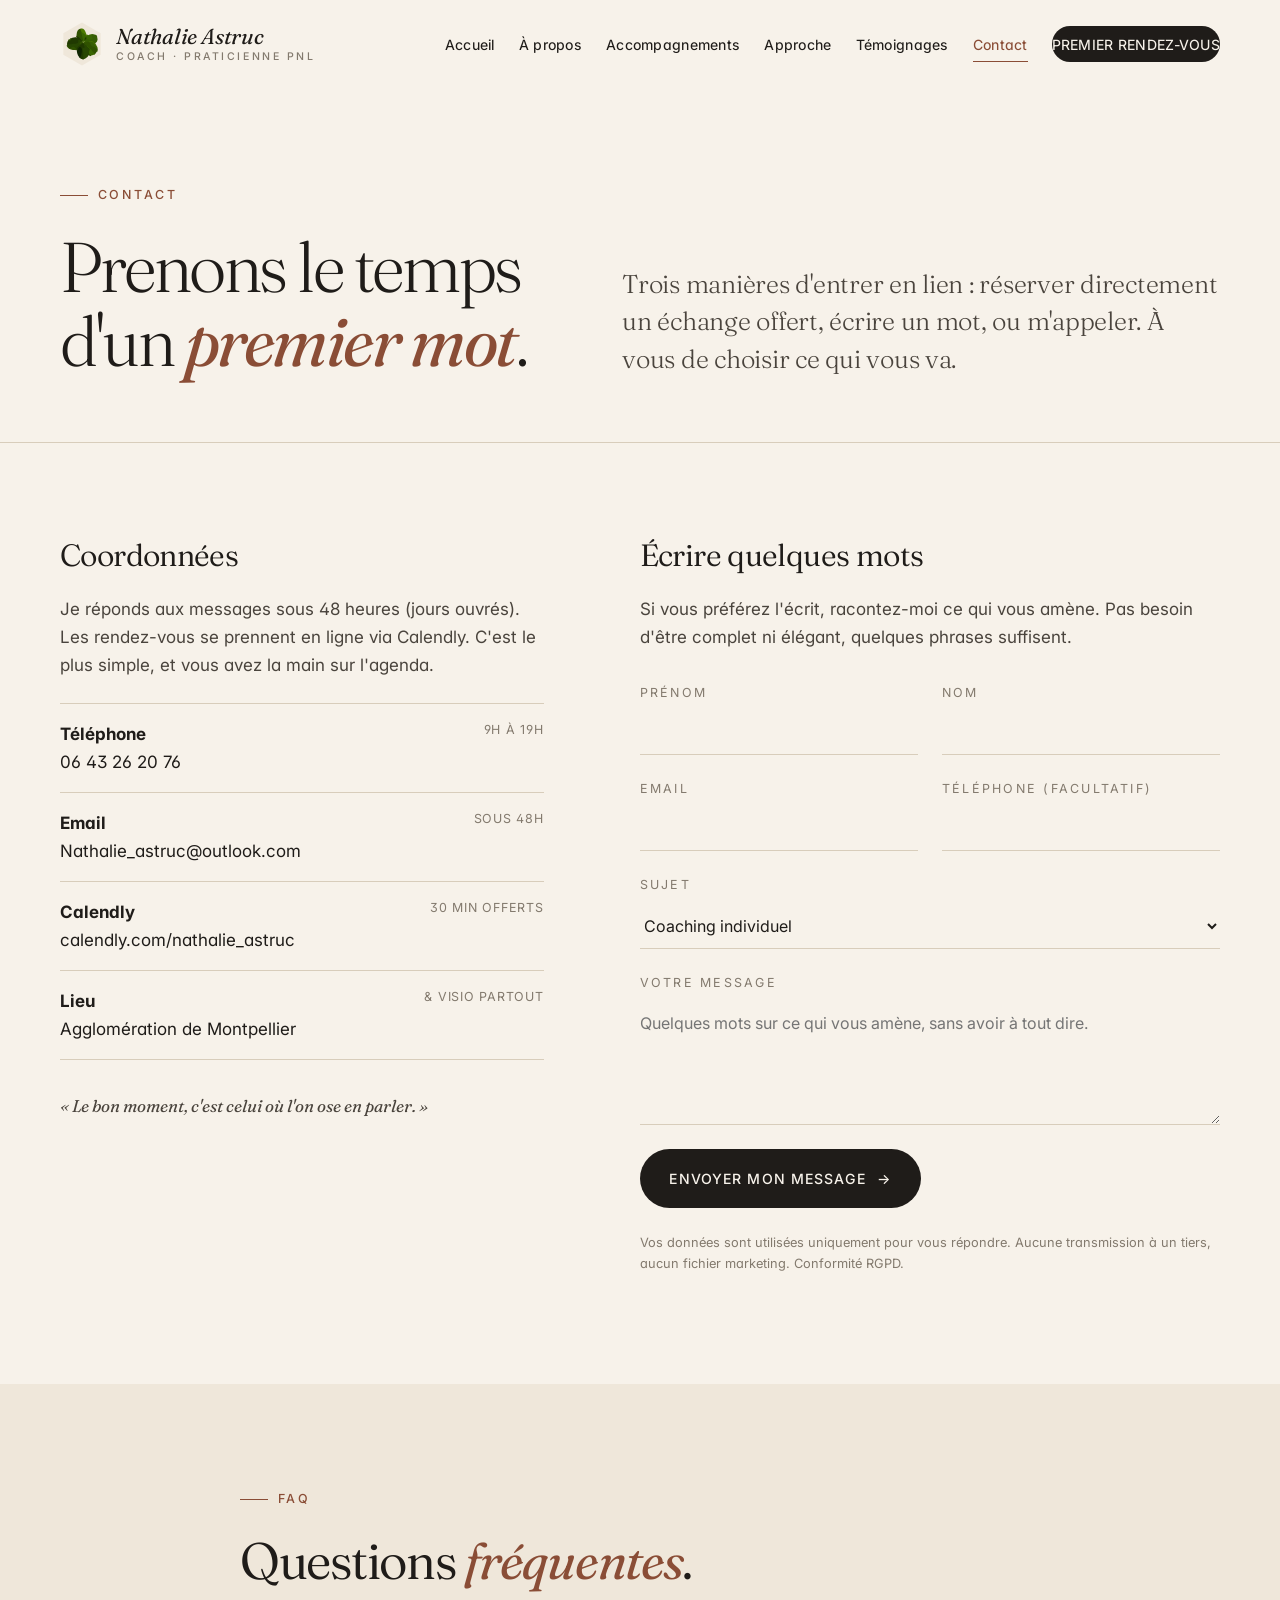
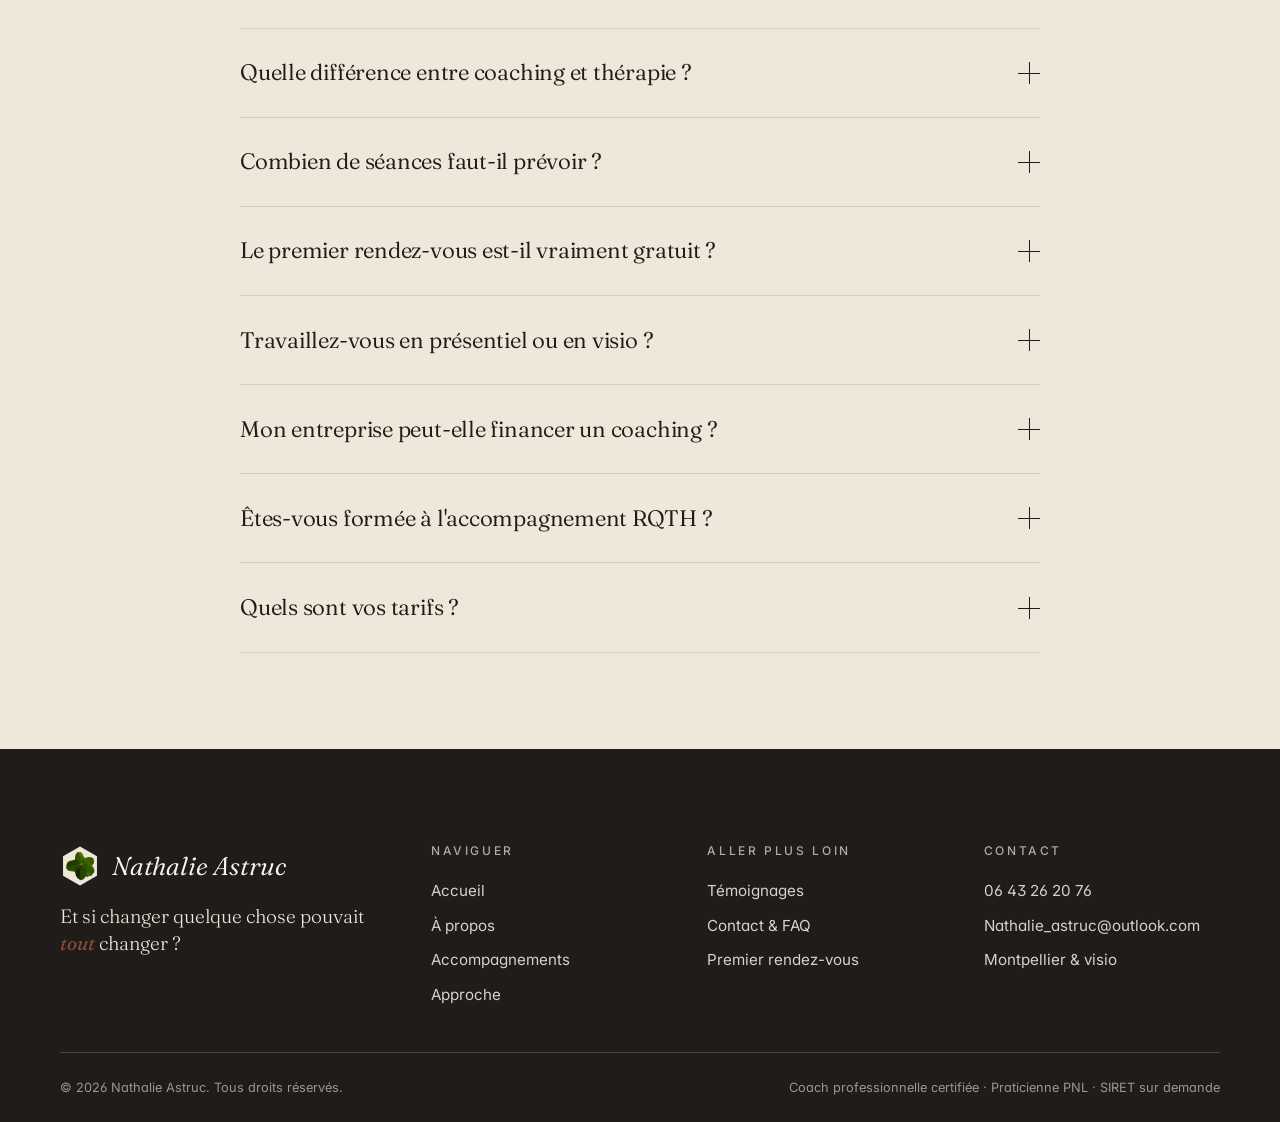
<file: contact.html>
<!doctype html>
<html lang="fr">
<head>
<meta charset="utf-8"/>
<meta name="viewport" content="width=device-width, initial-scale=1"/>
<title>Contact &amp; FAQ · Nathalie Astruc · Coach professionnelle</title>
<meta name="description" content="Prendre contact avec Nathalie Astruc, coach professionnelle certifiée et praticienne PNL à Montpellier. Premier rendez-vous offert."/>
<meta name="theme-color" content="#f7f2ea"/>
<link rel="icon" href="assets/favicon.svg" type="image/svg+xml"/>
<link rel="icon" type="image/png" sizes="32x32" href="assets/favicon-32.png"/>
<link rel="apple-touch-icon" href="assets/favicon-180.png"/>
<link rel="preconnect" href="https://fonts.googleapis.com"/>
<link rel="preconnect" href="https://fonts.gstatic.com" crossorigin/>
<link href="https://fonts.googleapis.com/css2?family=Fraunces:ital,opsz,wght@0,9..144,300;0,9..144,350;0,9..144,400;0,9..144,500;1,9..144,300;1,9..144,400&family=Inter:wght@400;450;500&display=swap" rel="stylesheet"/>
<link rel="stylesheet" href="styles/main.css"/>
</head>
<body>

<header class="site-header" id="siteHeader">
  <div class="container nav-inner">
    <a class="brand" href="index.html" aria-label="Nathalie Astruc, accueil">
      <img class="brand-mark" src="assets/logo.svg" alt=""/>
      <span class="brand-text">
        <span class="b-name">Nathalie Astruc</span>
        <span class="b-role">Coach &middot; Praticienne PNL</span>
      </span>
    </a>
    <button class="nav-toggle" aria-expanded="false" aria-controls="primaryNav" aria-label="Ouvrir le menu">
      <span></span><span></span><span></span>
    </button>
    <nav class="nav" id="primaryNav" aria-label="Principale">
      <a href="index.html">Accueil</a>
      <a href="a-propos.html">À propos</a>
      <a href="services.html">Accompagnements</a>
      <a href="approche.html">Approche</a>
      <a href="temoignages.html">Témoignages</a>
      <a href="contact.html" aria-current="page">Contact</a>
      <a class="nav-cta" href="https://calendly.com/nathalie_astruc" target="_blank" rel="noopener">Premier rendez-vous</a>
    </nav>
  </div>
</header>

<main>

  <section class="page-hero">
    <div class="container">
      <div class="reveal">
        <span class="eyebrow">Contact</span>
        <h1>Prenons le temps<br/>d'un <em>premier mot</em>.</h1>
      </div>
      <p class="lede reveal">Trois manières d'entrer en lien&nbsp;: réserver directement un échange offert, écrire un mot, ou m'appeler. À vous de choisir ce qui vous va.</p>
    </div>
  </section>

  <section>
    <div class="container">
      <div class="contact-grid reveal">

        <aside class="contact-info">
          <h3>Coordonnées</h3>
          <p>Je réponds aux messages sous 48 heures (jours ouvrés). Les rendez-vous se prennent en ligne via Calendly. C'est le plus simple, et vous avez la main sur l'agenda.</p>

          <ul class="contact-list">
            <li><span><strong>Téléphone</strong><br/><a href="tel:+33643262076">06&nbsp;43&nbsp;26&nbsp;20&nbsp;76</a></span><span class="lbl">9h à 19h</span></li>
            <li><span><strong>Email</strong><br/><a href="mailto:Nathalie_astruc@outlook.com">Nathalie_astruc@outlook.com</a></span><span class="lbl">sous 48h</span></li>
            <li><span><strong>Calendly</strong><br/><a href="https://calendly.com/nathalie_astruc" target="_blank" rel="noopener">calendly.com/nathalie_astruc</a></span><span class="lbl">30 min offerts</span></li>
            <li><span><strong>Lieu</strong><br/>Agglomération de Montpellier</span><span class="lbl">&amp; visio partout</span></li>
          </ul>

          <p style="margin-top:2rem; font-style:italic; font-family:var(--f-serif); color:var(--c-ink-soft);">«&nbsp;Le bon moment, c'est celui où l'on ose en parler.&nbsp;»</p>
        </aside>

        <form class="contact-form" id="contactForm" novalidate>
          <h3>Écrire quelques mots</h3>
          <p style="color:var(--c-ink-soft); margin-bottom:2rem;">Si vous préférez l'écrit, racontez-moi ce qui vous amène. Pas besoin d'être complet ni élégant, quelques phrases suffisent.</p>

          <div class="form-row">
            <div class="form-field">
              <label for="firstName">Prénom</label>
              <input id="firstName" name="firstName" type="text" autocomplete="given-name" required/>
            </div>
            <div class="form-field">
              <label for="lastName">Nom</label>
              <input id="lastName" name="lastName" type="text" autocomplete="family-name"/>
            </div>
          </div>

          <div class="form-row">
            <div class="form-field">
              <label for="email">Email</label>
              <input id="email" name="email" type="email" autocomplete="email" required/>
            </div>
            <div class="form-field">
              <label for="phone">Téléphone (facultatif)</label>
              <input id="phone" name="phone" type="tel" autocomplete="tel"/>
            </div>
          </div>

          <div class="form-field">
            <label for="topic">Sujet</label>
            <select id="topic" name="topic">
              <option>Coaching individuel</option>
              <option>Coaching en entreprise</option>
              <option>Atelier ou collectif</option>
              <option>Autre</option>
            </select>
          </div>

          <div class="form-field">
            <label for="message">Votre message</label>
            <textarea id="message" name="message" rows="5" required placeholder="Quelques mots sur ce qui vous amène, sans avoir à tout dire."></textarea>
          </div>

          <button class="btn btn-primary" type="submit">Envoyer mon message <span class="arrow">→</span></button>
          <p class="form-msg" id="formMsg" hidden>Message reçu. Je vous réponds sous 48 heures.</p>
          <p style="margin-top:1.5rem; font-size:0.8rem; color:var(--c-muted);">Vos données sont utilisées uniquement pour vous répondre. Aucune transmission à un tiers, aucun fichier marketing. Conformité RGPD.</p>
        </form>

      </div>
    </div>
  </section>

  <!-- FAQ -->
  <section class="alt">
    <div class="container container-narrow">
      <div class="reveal">
        <span class="eyebrow">FAQ</span>
        <h2>Questions <em>fréquentes</em>.</h2>
      </div>
      <div class="faq" id="faq" style="margin-top:2.5rem">
        <article class="faq-item">
          <button class="faq-q" aria-expanded="false">
            <span>Quelle différence entre coaching et thérapie&nbsp;?</span>
            <span class="plus" aria-hidden="true"></span>
          </button>
          <div class="faq-a"><div>
            La thérapie travaille principalement sur le passé et la guérison. Le coaching travaille sur le présent et le futur, à partir de ce que vous portez aujourd'hui&nbsp;: un objectif, une transition, une décision à prendre. Si je sens, en cours de chemin, qu'un travail thérapeutique serait plus juste pour vous, je vous le dis et j'oriente.
          </div></div>
        </article>

        <article class="faq-item">
          <button class="faq-q" aria-expanded="false">
            <span>Combien de séances faut-il prévoir&nbsp;?</span>
            <span class="plus" aria-hidden="true"></span>
          </button>
          <div class="faq-a"><div>
            Cela dépend du sujet et de votre rythme. La plupart des cycles tiennent en 6 à 10 séances, étalées sur 3 à 6 mois. Pour des sujets très ciblés (préparation d'un entretien, d'une prise de parole), 3 séances peuvent suffire. Nous fixons les contours ensemble lors de la première rencontre.
          </div></div>
        </article>

        <article class="faq-item">
          <button class="faq-q" aria-expanded="false">
            <span>Le premier rendez-vous est-il vraiment gratuit&nbsp;?</span>
            <span class="plus" aria-hidden="true"></span>
          </button>
          <div class="faq-a"><div>
            Oui. 30 minutes, en visio, sans engagement. C'est le seul moyen de vérifier, des deux côtés, que la rencontre est juste. Si ce n'est pas le cas (pour vous ou pour moi), nous nous le disons sans gêne, et je vous oriente si je connais quelqu'un de plus indiqué.
          </div></div>
        </article>

        <article class="faq-item">
          <button class="faq-q" aria-expanded="false">
            <span>Travaillez-vous en présentiel ou en visio&nbsp;?</span>
            <span class="plus" aria-hidden="true"></span>
          </button>
          <div class="faq-a"><div>
            Les deux. Le présentiel a lieu dans l'agglomération de Montpellier (cabinet, parfois en marche). La visio fonctionne très bien&nbsp;: beaucoup de mes accompagnements se font ainsi, en France comme à l'étranger. Vous choisissez ce qui vous convient.
          </div></div>
        </article>

        <article class="faq-item">
          <button class="faq-q" aria-expanded="false">
            <span>Mon entreprise peut-elle financer un coaching&nbsp;?</span>
            <span class="plus" aria-hidden="true"></span>
          </button>
          <div class="faq-a"><div>
            Oui, et c'est de plus en plus courant. Cela passe par une convention tripartite (vous, l'entreprise, moi) qui garantit la confidentialité du contenu. Je peux vous aider à formuler la demande auprès de votre RH ou direction.
          </div></div>
        </article>

        <article class="faq-item">
          <button class="faq-q" aria-expanded="false">
            <span>Êtes-vous formée à l'accompagnement RQTH&nbsp;?</span>
            <span class="plus" aria-hidden="true"></span>
          </button>
          <div class="faq-a"><div>
            Oui. Je porte moi-même la reconnaissance RQTH et accompagne régulièrement des personnes en situation de handicap, dans le cadre de la QVT en entreprise ou en démarche personnelle. Cela s'inscrit avec souplesse dans le cadre du coaching.
          </div></div>
        </article>

        <article class="faq-item">
          <button class="faq-q" aria-expanded="false">
            <span>Quels sont vos tarifs&nbsp;?</span>
            <span class="plus" aria-hidden="true"></span>
          </button>
          <div class="faq-a"><div>
            Les tarifs sont communiqués lors du premier échange, en fonction du format (individuel, entreprise, atelier), du nombre de séances et de votre situation. Des aménagements sont possibles dans certains cas&nbsp;: la question financière ne doit pas être un obstacle si la rencontre est juste.
          </div></div>
        </article>
      </div>
    </div>
  </section>

</main>

<footer class="site-footer">
  <div class="container">
    <div class="footer-top">
      <div>
        <p class="footer-brand"><img class="footer-mark" src="assets/logo.svg" alt=""/>Nathalie Astruc</p>
        <p class="footer-tagline">Et si changer quelque chose pouvait <em>tout</em> changer&nbsp;?</p>
      </div>
      <div>
        <h4>Naviguer</h4>
        <a href="index.html">Accueil</a>
        <a href="a-propos.html">À propos</a>
        <a href="services.html">Accompagnements</a>
        <a href="approche.html">Approche</a>
      </div>
      <div>
        <h4>Aller plus loin</h4>
        <a href="temoignages.html">Témoignages</a>
        <a href="contact.html">Contact &amp; FAQ</a>
        <a href="https://calendly.com/nathalie_astruc" target="_blank" rel="noopener">Premier rendez-vous</a>
      </div>
      <div>
        <h4>Contact</h4>
        <a href="tel:+33643262076">06&nbsp;43&nbsp;26&nbsp;20&nbsp;76</a>
        <a href="mailto:Nathalie_astruc@outlook.com">Nathalie_astruc@outlook.com</a>
        <a href="#">Montpellier &amp; visio</a>
      </div>
    </div>
    <div class="footer-bottom">
      <span>© <span id="year">2026</span> Nathalie Astruc. Tous droits réservés.</span>
      <span>Coach professionnelle certifiée &middot; Praticienne PNL &middot; SIRET sur demande</span>
    </div>
  </div>
</footer>

<script src="scripts/main.js" defer></script>
</body>
</html>
</file>
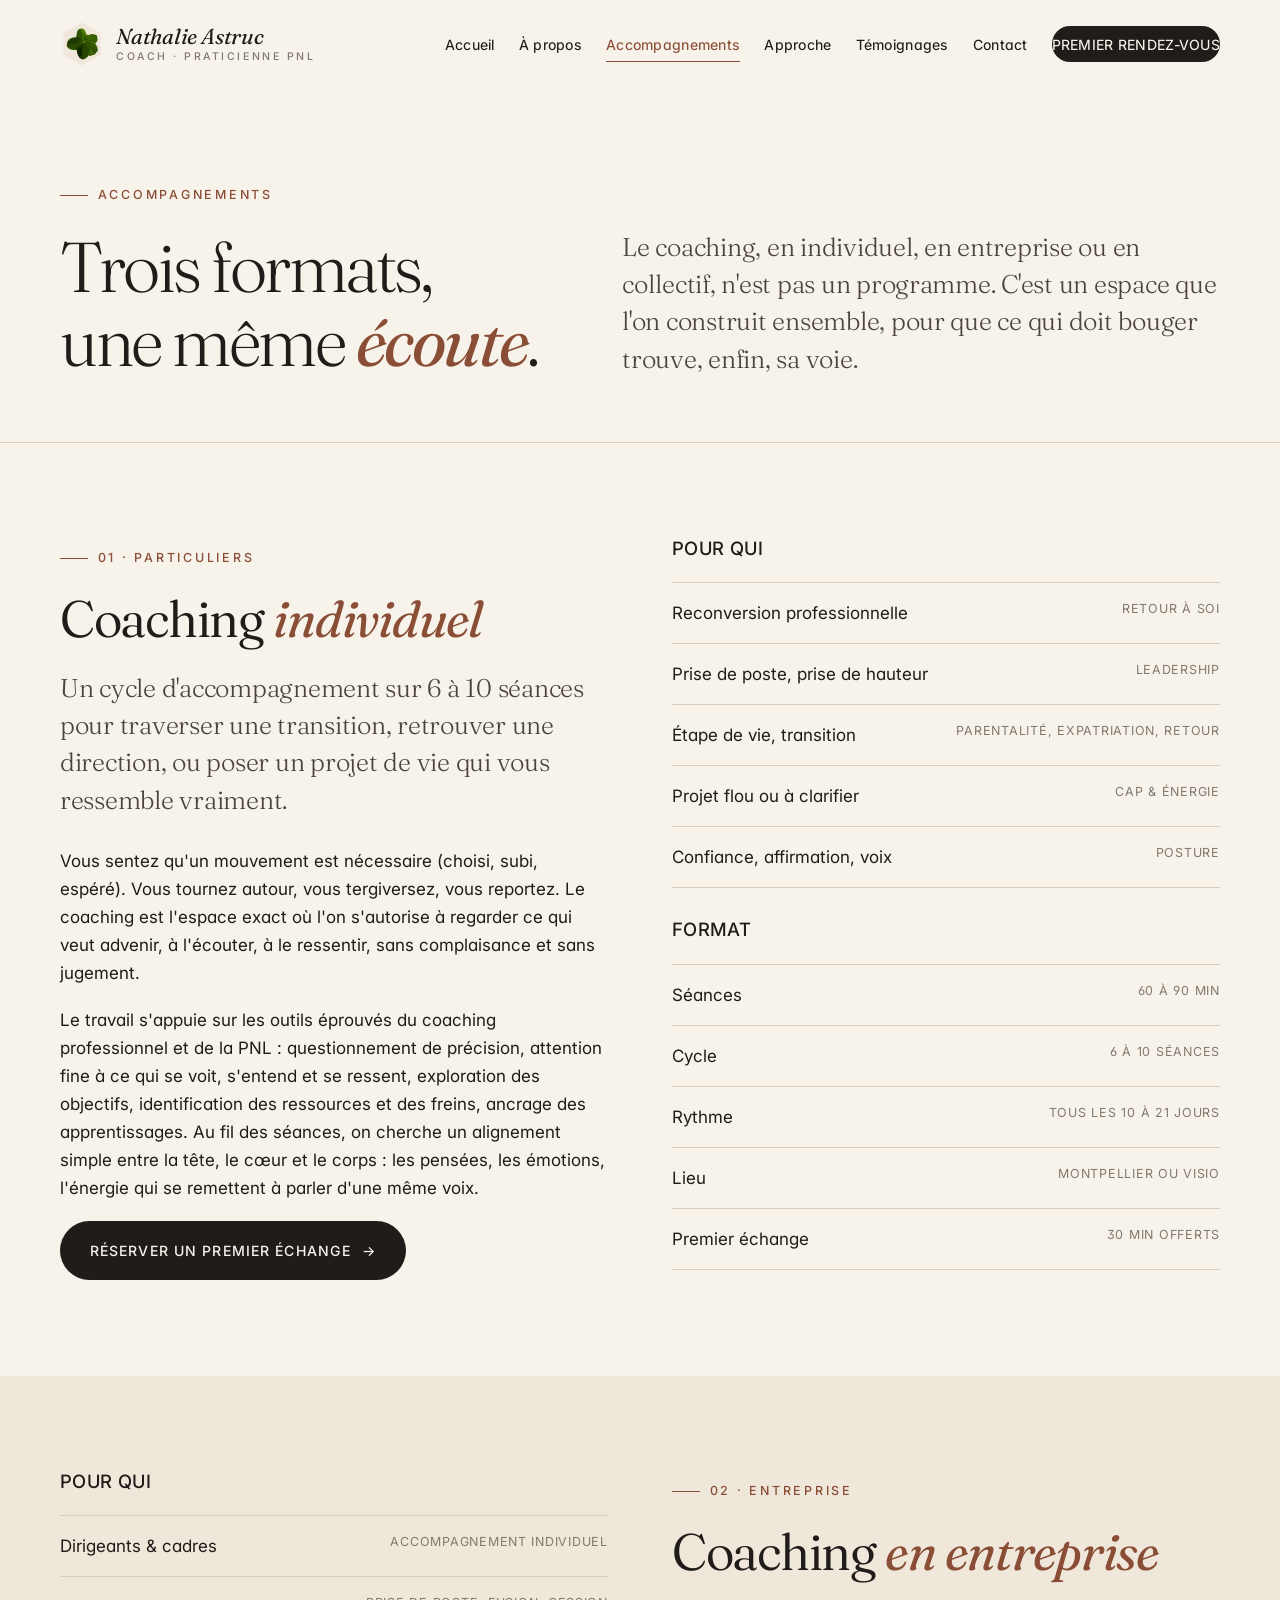
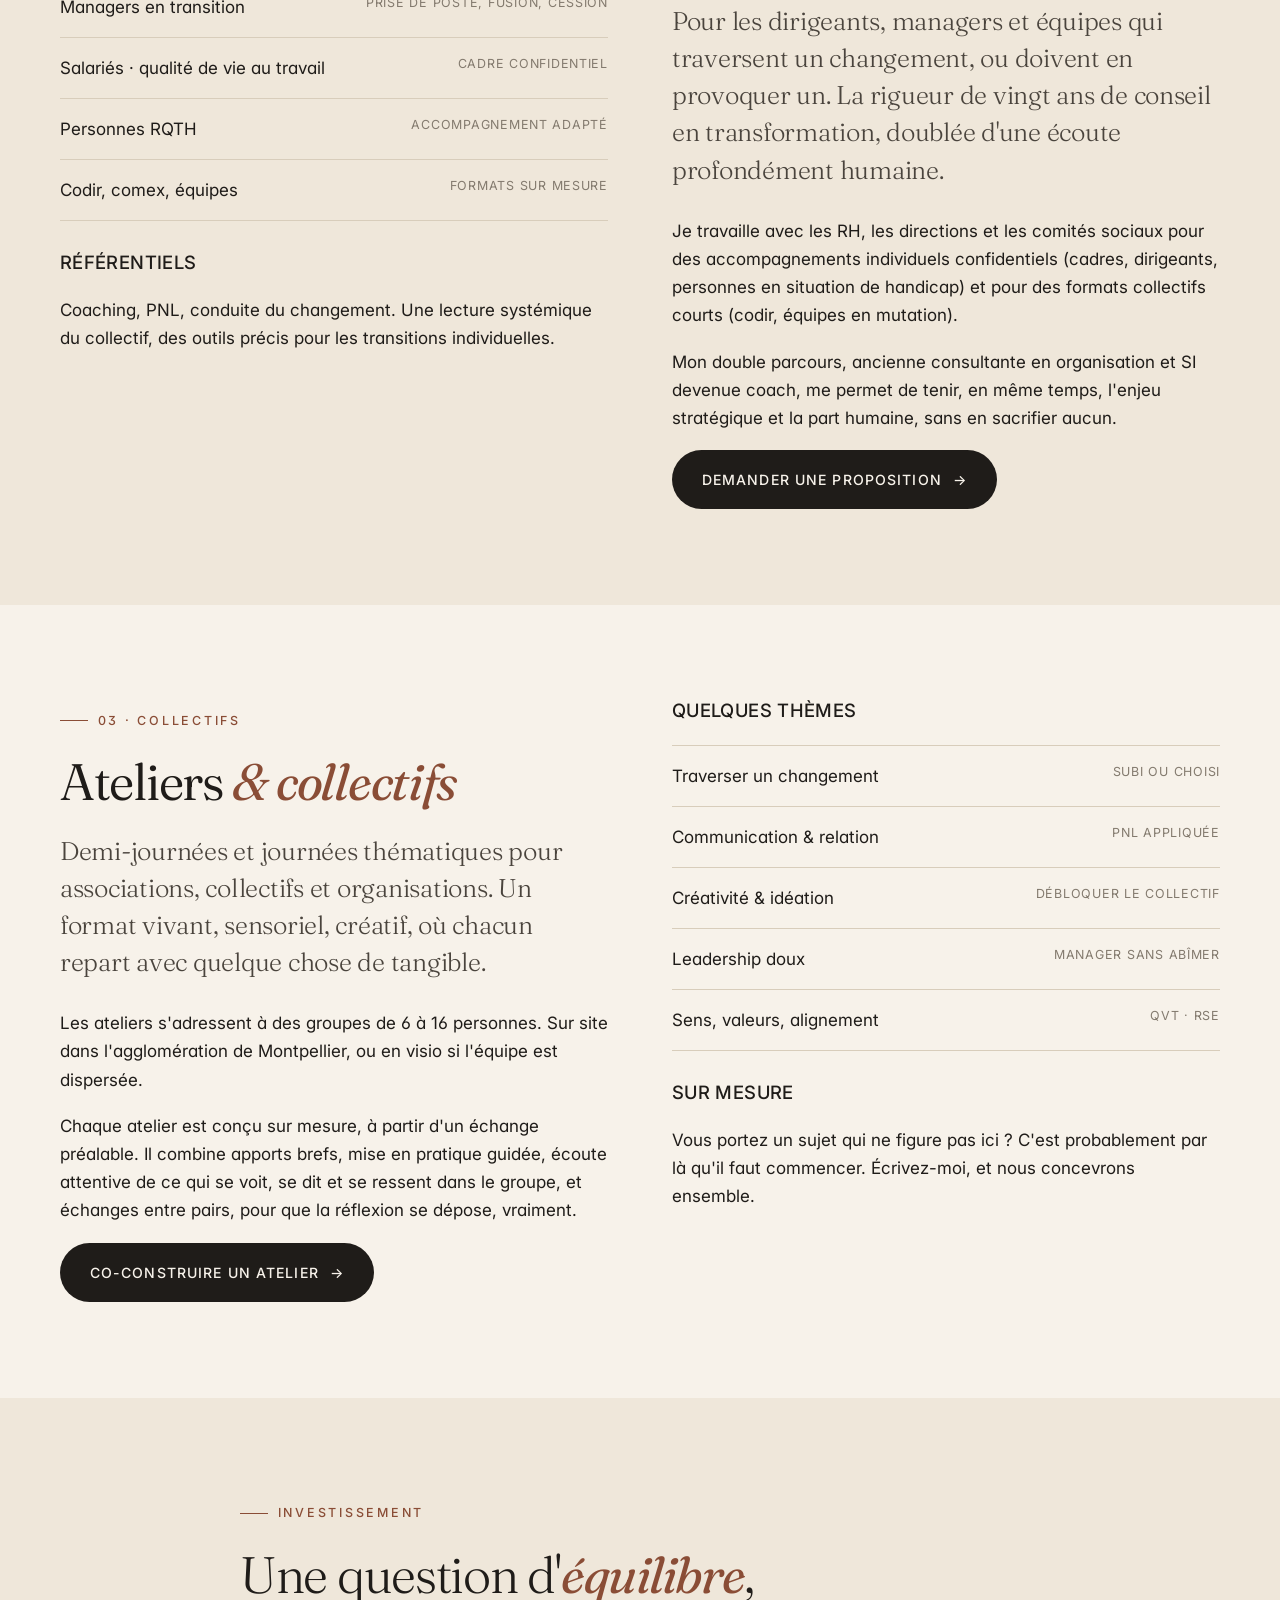
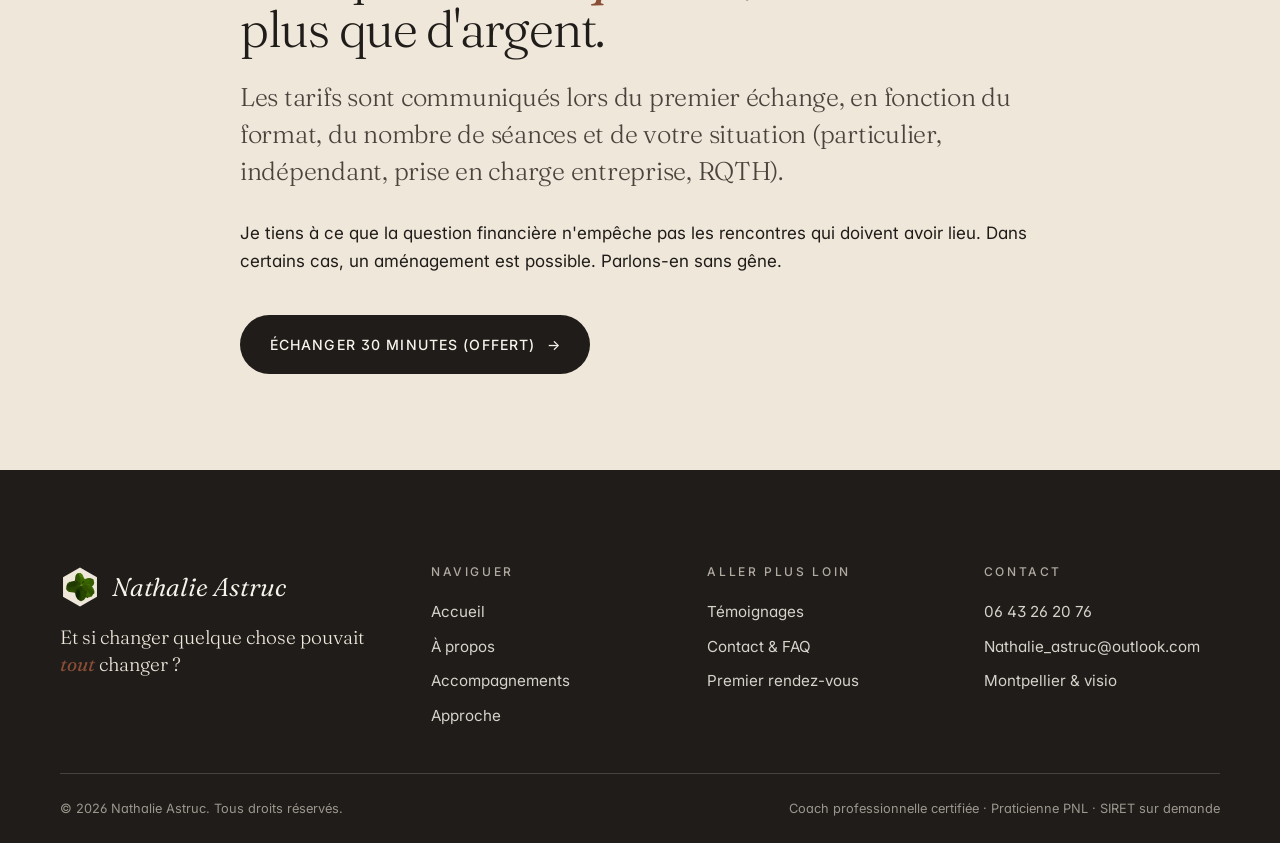
<file: services.html>
<!doctype html>
<html lang="fr">
<head>
<meta charset="utf-8"/>
<meta name="viewport" content="width=device-width, initial-scale=1"/>
<title>Accompagnements · Coaching individuel, entreprise &amp; ateliers · Nathalie Astruc</title>
<meta name="description" content="Coaching individuel, accompagnement de cadres et dirigeants, ateliers QVT-RSE pour collectifs et associations. À Montpellier et en visio."/>
<meta name="theme-color" content="#f7f2ea"/>
<link rel="icon" href="assets/favicon.svg" type="image/svg+xml"/>
<link rel="icon" type="image/png" sizes="32x32" href="assets/favicon-32.png"/>
<link rel="apple-touch-icon" href="assets/favicon-180.png"/>
<link rel="preconnect" href="https://fonts.googleapis.com"/>
<link rel="preconnect" href="https://fonts.gstatic.com" crossorigin/>
<link href="https://fonts.googleapis.com/css2?family=Fraunces:ital,opsz,wght@0,9..144,300;0,9..144,350;0,9..144,400;0,9..144,500;1,9..144,300;1,9..144,400&family=Inter:wght@400;450;500&display=swap" rel="stylesheet"/>
<link rel="stylesheet" href="styles/main.css"/>
</head>
<body>

<header class="site-header" id="siteHeader">
  <div class="container nav-inner">
    <a class="brand" href="index.html" aria-label="Nathalie Astruc, accueil">
      <img class="brand-mark" src="assets/logo.svg" alt=""/>
      <span class="brand-text">
        <span class="b-name">Nathalie Astruc</span>
        <span class="b-role">Coach &middot; Praticienne PNL</span>
      </span>
    </a>
    <button class="nav-toggle" aria-expanded="false" aria-controls="primaryNav" aria-label="Ouvrir le menu">
      <span></span><span></span><span></span>
    </button>
    <nav class="nav" id="primaryNav" aria-label="Principale">
      <a href="index.html">Accueil</a>
      <a href="a-propos.html">À propos</a>
      <a href="services.html" aria-current="page">Accompagnements</a>
      <a href="approche.html">Approche</a>
      <a href="temoignages.html">Témoignages</a>
      <a href="contact.html">Contact</a>
      <a class="nav-cta" href="https://calendly.com/nathalie_astruc" target="_blank" rel="noopener">Premier rendez-vous</a>
    </nav>
  </div>
</header>

<main>

  <section class="page-hero">
    <div class="container">
      <div class="reveal">
        <span class="eyebrow">Accompagnements</span>
        <h1>Trois formats,<br/>une même <em>écoute</em>.</h1>
      </div>
      <p class="lede reveal">Le coaching, en individuel, en entreprise ou en collectif, n'est pas un programme. C'est un espace que l'on construit ensemble, pour que ce qui doit bouger trouve, enfin, sa voie.</p>
    </div>
  </section>

  <!-- INDIVIDUEL -->
  <section id="individuel">
    <div class="container">
      <div class="row row-2 reveal">
        <div>
          <span class="eyebrow">01 &middot; Particuliers</span>
          <h2>Coaching <em>individuel</em></h2>
          <p class="lede">Un cycle d'accompagnement sur 6 à 10 séances pour traverser une transition, retrouver une direction, ou poser un projet de vie qui vous ressemble vraiment.</p>
          <p>Vous sentez qu'un mouvement est nécessaire (choisi, subi, espéré). Vous tournez autour, vous tergiversez, vous reportez. Le coaching est l'espace exact où l'on s'autorise à regarder ce qui veut advenir, à l'écouter, à le ressentir, sans complaisance et sans jugement.</p>
          <p>Le travail s'appuie sur les outils éprouvés du coaching professionnel et de la PNL&nbsp;: questionnement de précision, attention fine à ce qui se voit, s'entend et se ressent, exploration des objectifs, identification des ressources et des freins, ancrage des apprentissages. Au fil des séances, on cherche un alignement simple entre la tête, le cœur et le corps&nbsp;: les pensées, les émotions, l'énergie qui se remettent à parler d'une même voix.</p>
          <a class="btn btn-primary" href="https://calendly.com/nathalie_astruc" target="_blank" rel="noopener">Réserver un premier échange <span class="arrow">→</span></a>
        </div>
        <div>
          <h4>Pour qui</h4>
          <ul class="contact-list" style="margin-bottom:2rem">
            <li><span>Reconversion professionnelle</span><span class="lbl">retour à soi</span></li>
            <li><span>Prise de poste, prise de hauteur</span><span class="lbl">leadership</span></li>
            <li><span>Étape de vie, transition</span><span class="lbl">parentalité, expatriation, retour</span></li>
            <li><span>Projet flou ou à clarifier</span><span class="lbl">cap &amp; énergie</span></li>
            <li><span>Confiance, affirmation, voix</span><span class="lbl">posture</span></li>
          </ul>
          <h4>Format</h4>
          <ul class="contact-list">
            <li><span>Séances</span><span class="lbl">60 à 90 min</span></li>
            <li><span>Cycle</span><span class="lbl">6 à 10 séances</span></li>
            <li><span>Rythme</span><span class="lbl">tous les 10 à 21 jours</span></li>
            <li><span>Lieu</span><span class="lbl">Montpellier ou visio</span></li>
            <li><span>Premier échange</span><span class="lbl">30 min offerts</span></li>
          </ul>
        </div>
      </div>
    </div>
  </section>

  <!-- ENTREPRISE -->
  <section id="entreprise" class="alt">
    <div class="container">
      <div class="row row-2 reveal">
        <div>
          <h4>Pour qui</h4>
          <ul class="contact-list" style="margin-bottom:2rem">
            <li><span>Dirigeants &amp; cadres</span><span class="lbl">accompagnement individuel</span></li>
            <li><span>Managers en transition</span><span class="lbl">prise de poste, fusion, cession</span></li>
            <li><span>Salariés &middot; qualité de vie au travail</span><span class="lbl">cadre confidentiel</span></li>
            <li><span>Personnes RQTH</span><span class="lbl">accompagnement adapté</span></li>
            <li><span>Codir, comex, équipes</span><span class="lbl">formats sur mesure</span></li>
          </ul>
          <h4>Référentiels</h4>
          <p>Coaching, PNL, conduite du changement. Une lecture systémique du collectif, des outils précis pour les transitions individuelles.</p>
        </div>
        <div>
          <span class="eyebrow">02 &middot; Entreprise</span>
          <h2>Coaching <em>en entreprise</em></h2>
          <p class="lede">Pour les dirigeants, managers et équipes qui traversent un changement, ou doivent en provoquer un. La rigueur de vingt ans de conseil en transformation, doublée d'une écoute profondément humaine.</p>
          <p>Je travaille avec les RH, les directions et les comités sociaux pour des accompagnements individuels confidentiels (cadres, dirigeants, personnes en situation de handicap) et pour des formats collectifs courts (codir, équipes en mutation).</p>
          <p>Mon double parcours, ancienne consultante en organisation et SI devenue coach, me permet de tenir, en même temps, l'enjeu stratégique et la part humaine, sans en sacrifier aucun.</p>
          <a class="btn btn-primary" href="contact.html">Demander une proposition <span class="arrow">→</span></a>
        </div>
      </div>
    </div>
  </section>

  <!-- ATELIERS -->
  <section id="ateliers">
    <div class="container">
      <div class="row row-2 reveal">
        <div>
          <span class="eyebrow">03 &middot; Collectifs</span>
          <h2>Ateliers <em>&amp; collectifs</em></h2>
          <p class="lede">Demi-journées et journées thématiques pour associations, collectifs et organisations. Un format vivant, sensoriel, créatif, où chacun repart avec quelque chose de tangible.</p>
          <p>Les ateliers s'adressent à des groupes de 6 à 16 personnes. Sur site dans l'agglomération de Montpellier, ou en visio si l'équipe est dispersée.</p>
          <p>Chaque atelier est conçu sur mesure, à partir d'un échange préalable. Il combine apports brefs, mise en pratique guidée, écoute attentive de ce qui se voit, se dit et se ressent dans le groupe, et échanges entre pairs, pour que la réflexion se dépose, vraiment.</p>
          <a class="btn btn-primary" href="contact.html">Co-construire un atelier <span class="arrow">→</span></a>
        </div>
        <div>
          <h4>Quelques thèmes</h4>
          <ul class="contact-list" style="margin-bottom:2rem">
            <li><span>Traverser un changement</span><span class="lbl">subi ou choisi</span></li>
            <li><span>Communication &amp; relation</span><span class="lbl">PNL appliquée</span></li>
            <li><span>Créativité &amp; idéation</span><span class="lbl">débloquer le collectif</span></li>
            <li><span>Leadership doux</span><span class="lbl">manager sans abîmer</span></li>
            <li><span>Sens, valeurs, alignement</span><span class="lbl">QVT &middot; RSE</span></li>
          </ul>
          <h4>Sur mesure</h4>
          <p>Vous portez un sujet qui ne figure pas ici&nbsp;? C'est probablement par là qu'il faut commencer. Écrivez-moi, et nous concevrons ensemble.</p>
        </div>
      </div>
    </div>
  </section>

  <!-- TARIFS -->
  <section class="alt">
    <div class="container container-narrow reveal">
      <span class="eyebrow">Investissement</span>
      <h2 style="font-weight:300">Une question d'<em>équilibre</em>,<br/>plus que d'argent.</h2>
      <p class="lede">Les tarifs sont communiqués lors du premier échange, en fonction du format, du nombre de séances et de votre situation (particulier, indépendant, prise en charge entreprise, RQTH).</p>
      <p>Je tiens à ce que la question financière n'empêche pas les rencontres qui doivent avoir lieu. Dans certains cas, un aménagement est possible. Parlons-en sans gêne.</p>
      <div style="margin-top:2.5rem">
        <a class="btn btn-primary" href="https://calendly.com/nathalie_astruc" target="_blank" rel="noopener">Échanger 30 minutes (offert) <span class="arrow">→</span></a>
      </div>
    </div>
  </section>

</main>

<footer class="site-footer">
  <div class="container">
    <div class="footer-top">
      <div>
        <p class="footer-brand"><img class="footer-mark" src="assets/logo.svg" alt=""/>Nathalie Astruc</p>
        <p class="footer-tagline">Et si changer quelque chose pouvait <em>tout</em> changer&nbsp;?</p>
      </div>
      <div>
        <h4>Naviguer</h4>
        <a href="index.html">Accueil</a>
        <a href="a-propos.html">À propos</a>
        <a href="services.html">Accompagnements</a>
        <a href="approche.html">Approche</a>
      </div>
      <div>
        <h4>Aller plus loin</h4>
        <a href="temoignages.html">Témoignages</a>
        <a href="contact.html">Contact &amp; FAQ</a>
        <a href="https://calendly.com/nathalie_astruc" target="_blank" rel="noopener">Premier rendez-vous</a>
      </div>
      <div>
        <h4>Contact</h4>
        <a href="tel:+33643262076">06&nbsp;43&nbsp;26&nbsp;20&nbsp;76</a>
        <a href="mailto:Nathalie_astruc@outlook.com">Nathalie_astruc@outlook.com</a>
        <a href="#">Montpellier &amp; visio</a>
      </div>
    </div>
    <div class="footer-bottom">
      <span>© <span id="year">2026</span> Nathalie Astruc. Tous droits réservés.</span>
      <span>Coach professionnelle certifiée &middot; Praticienne PNL &middot; SIRET sur demande</span>
    </div>
  </div>
</footer>

<script src="scripts/main.js" defer></script>
</body>
</html>
</file>
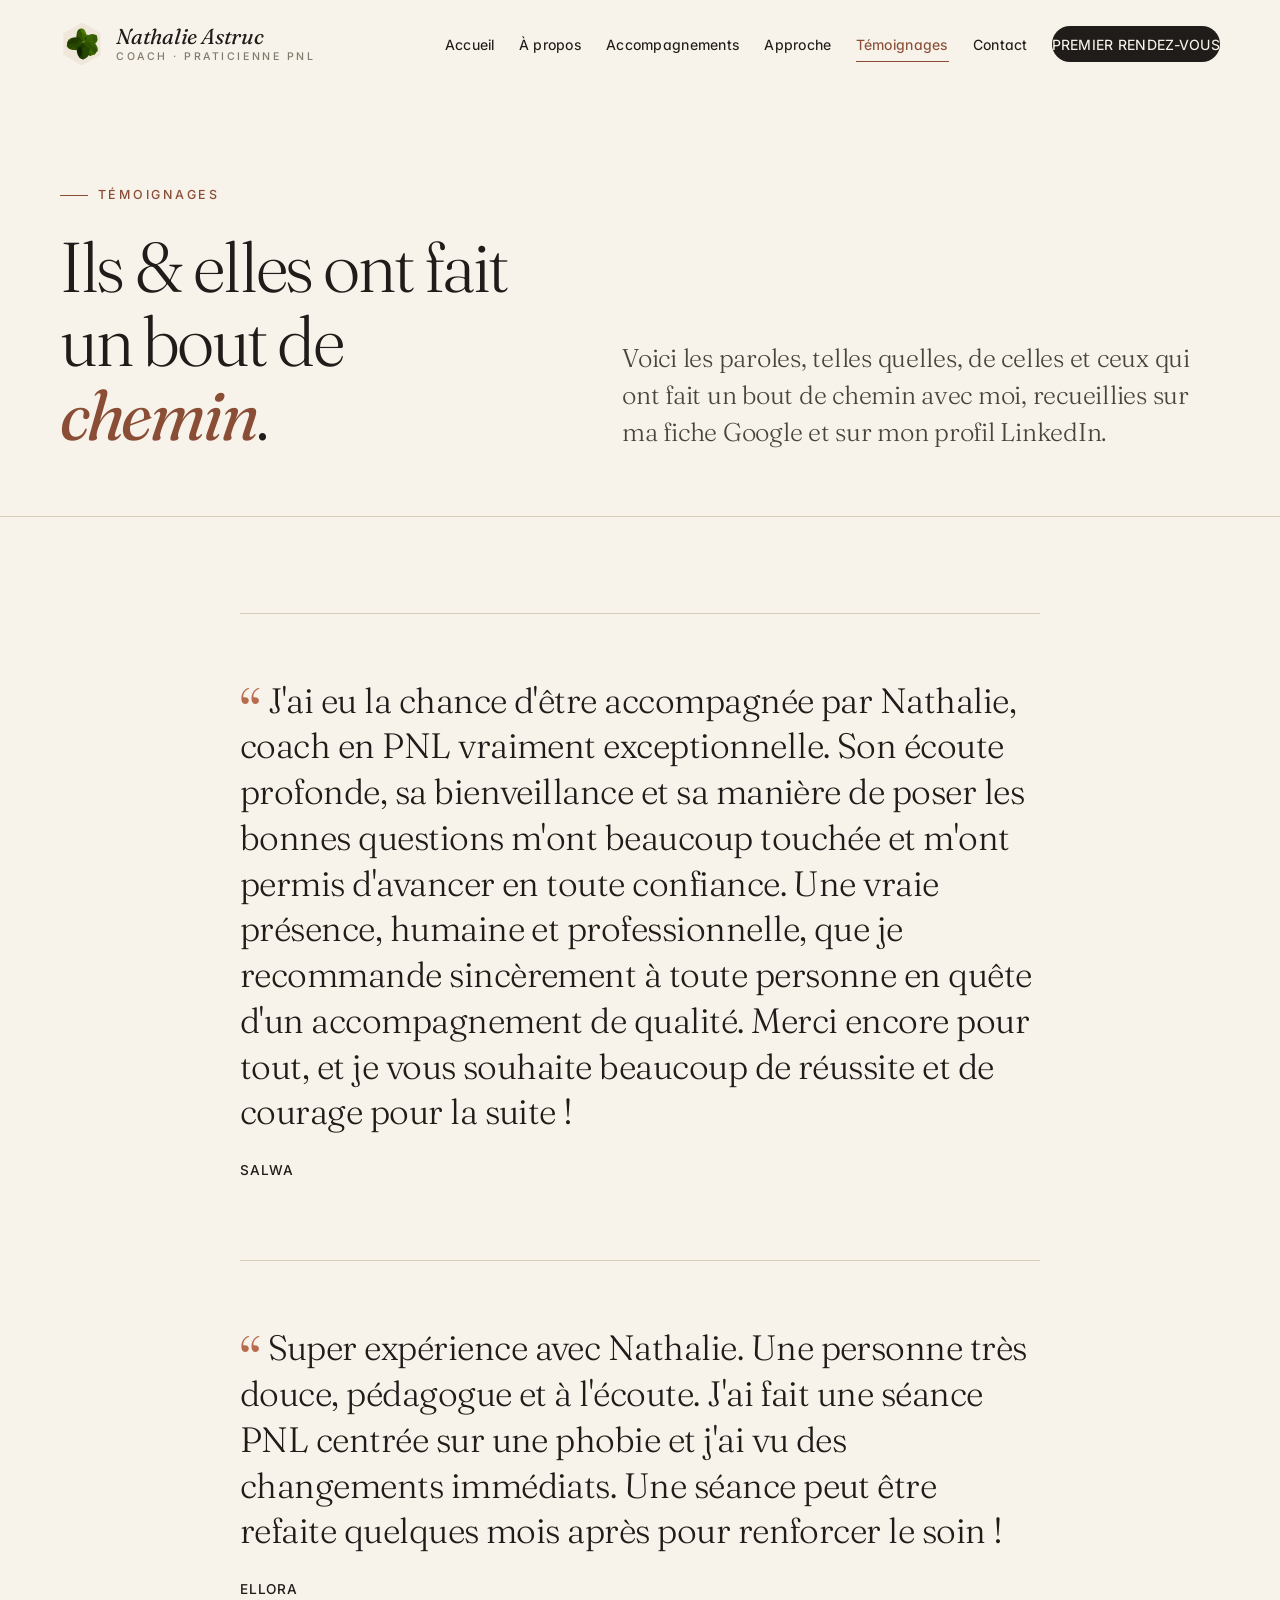
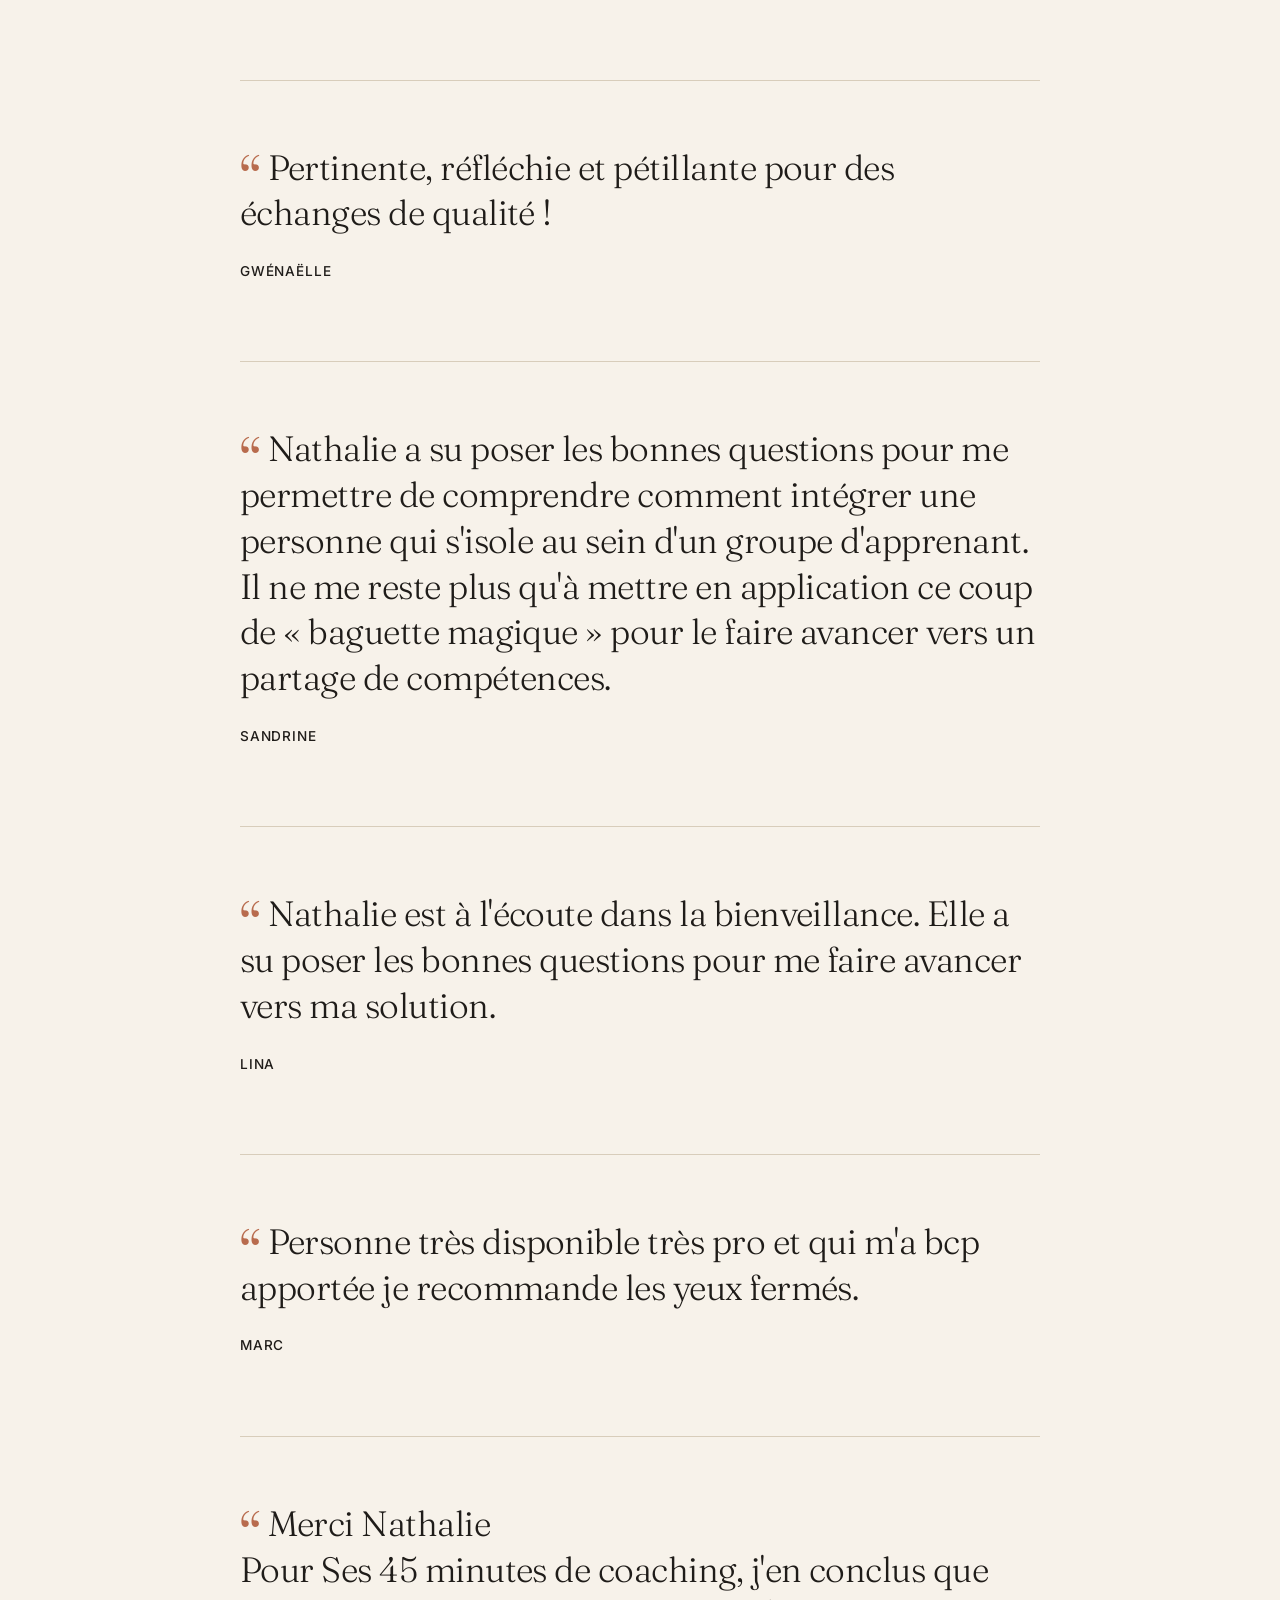
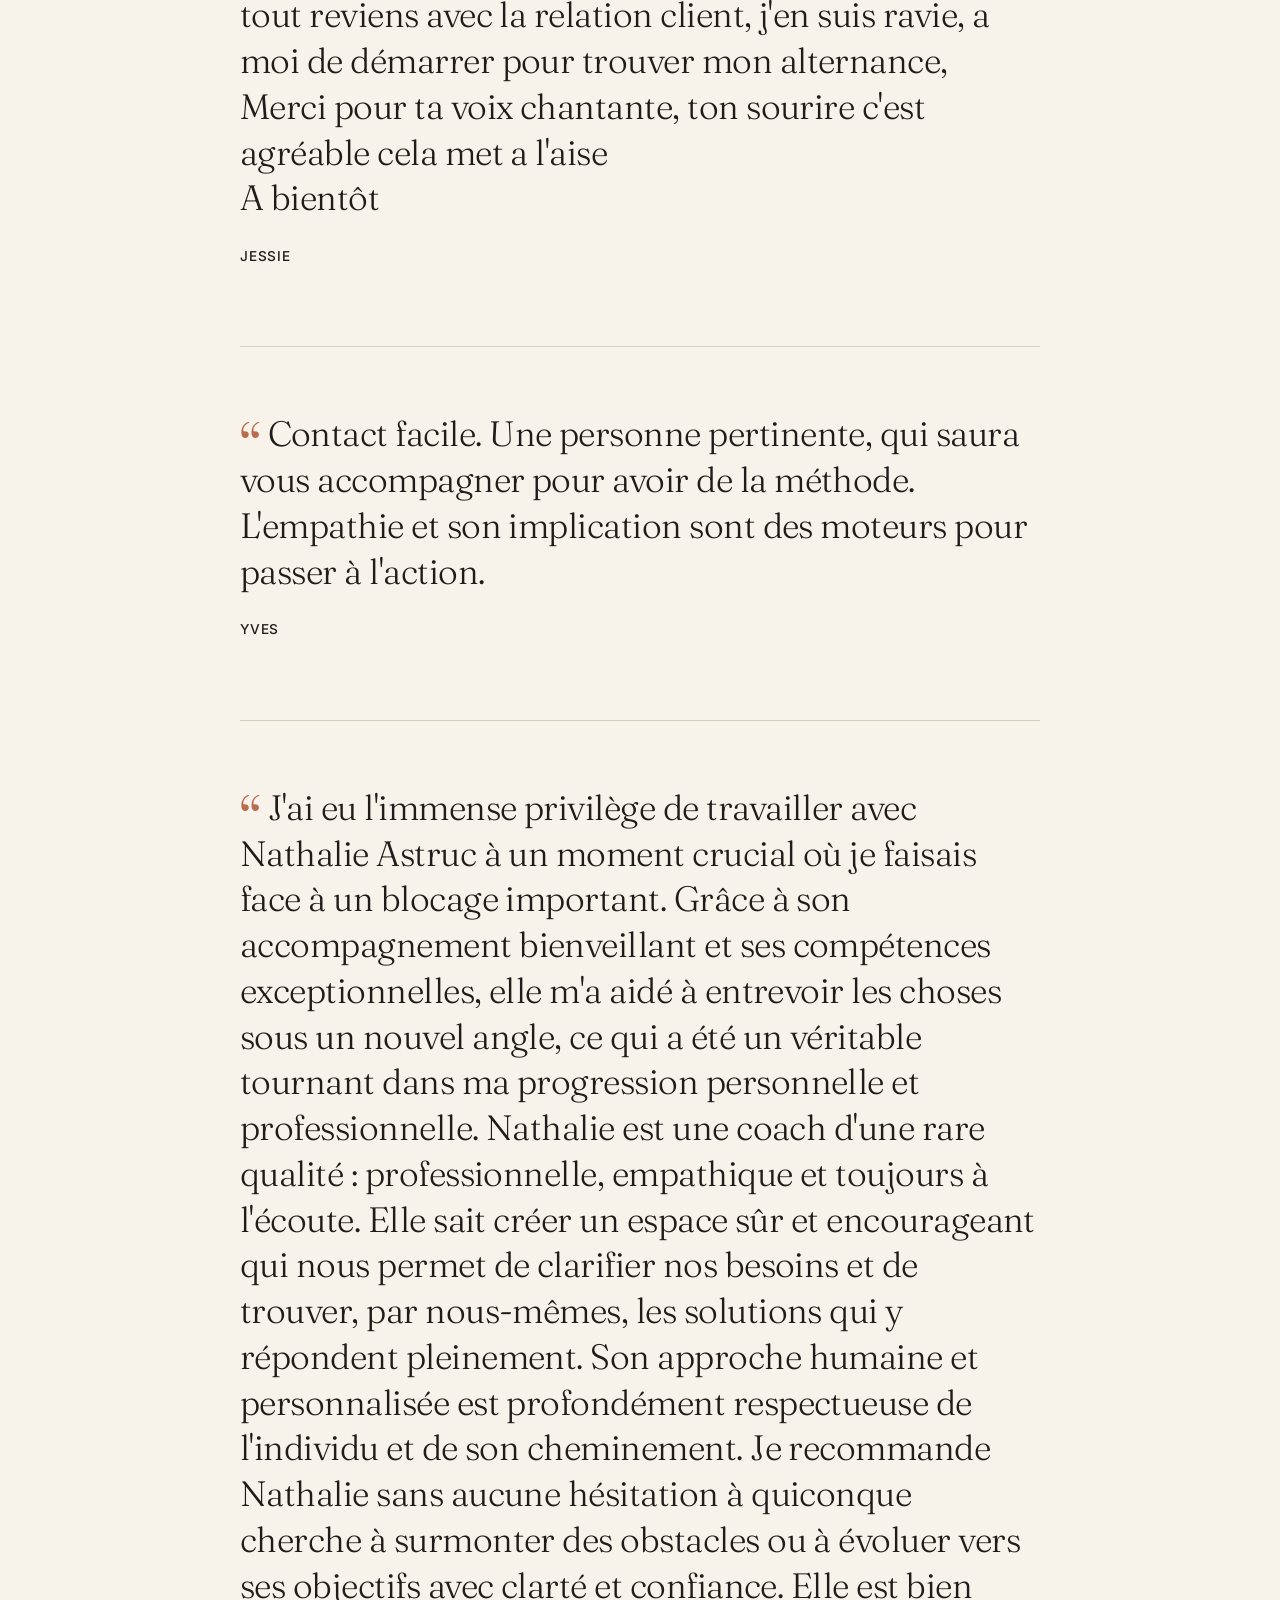
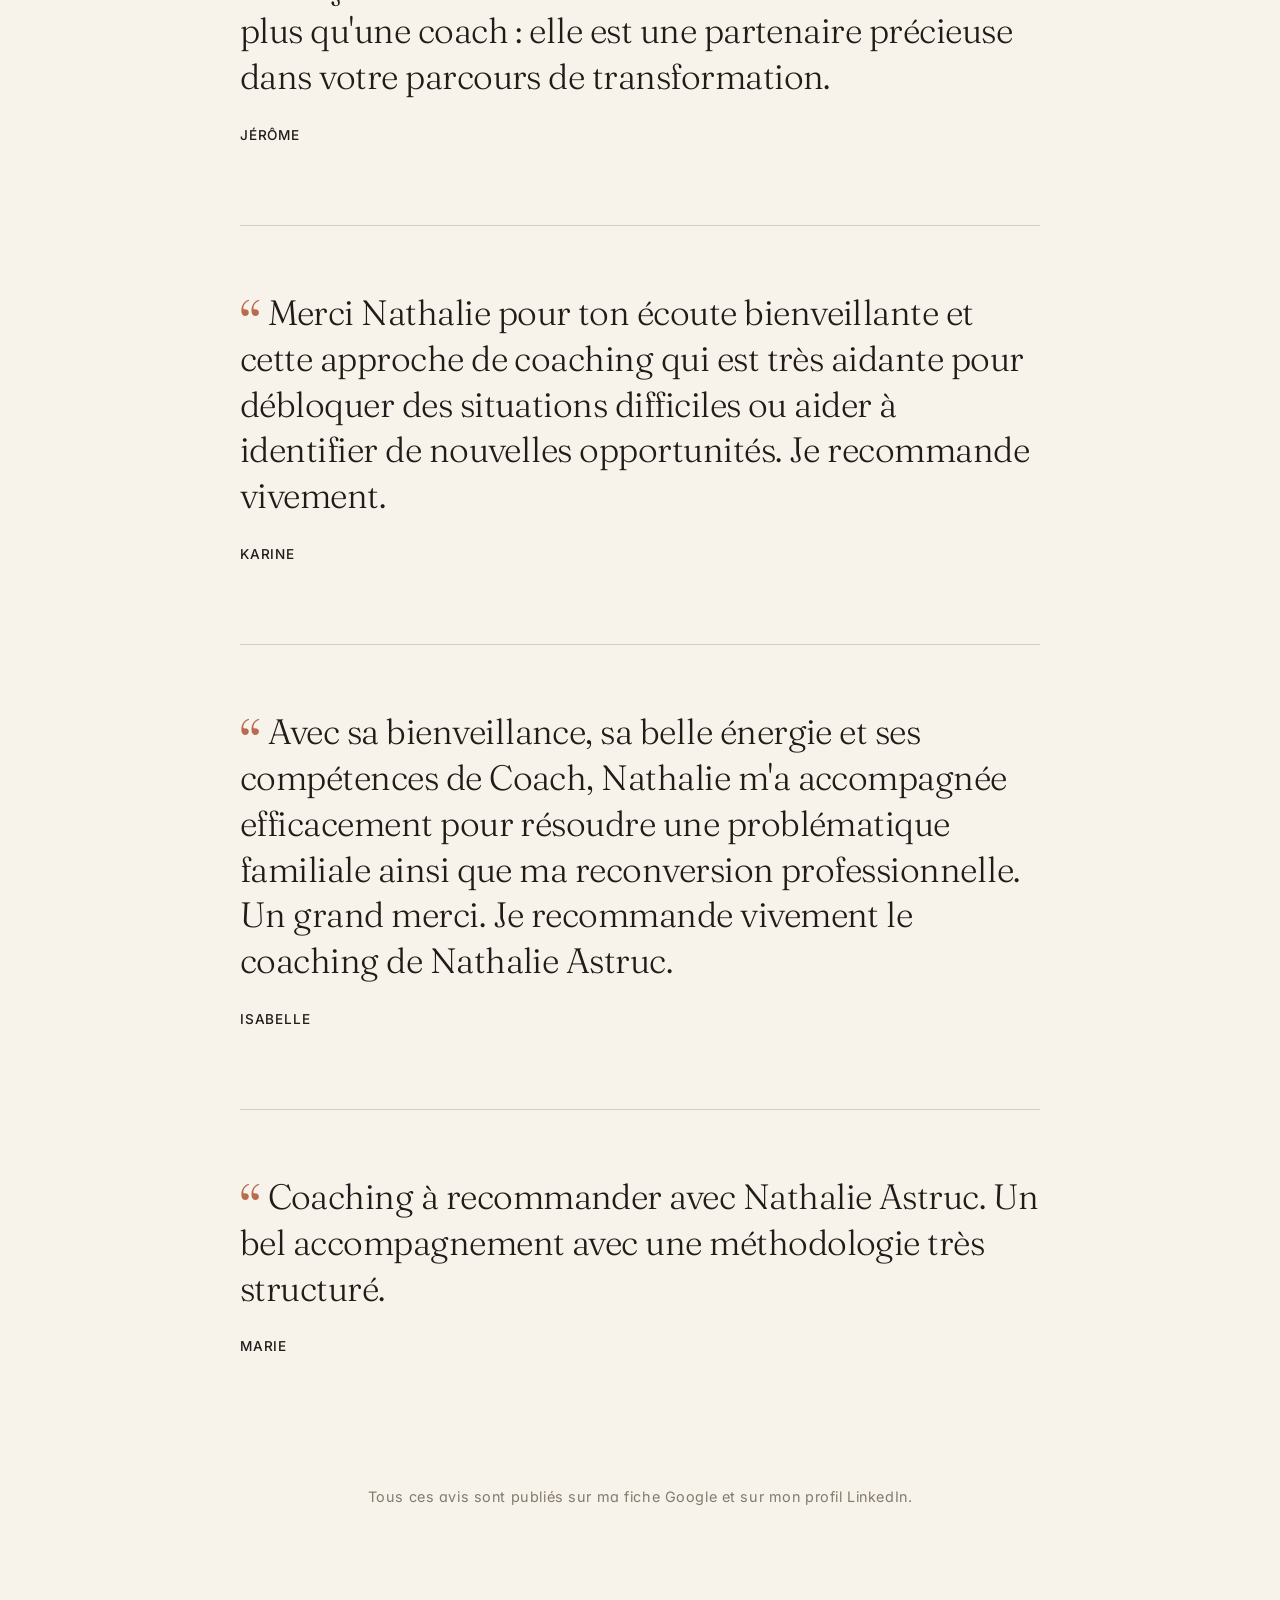
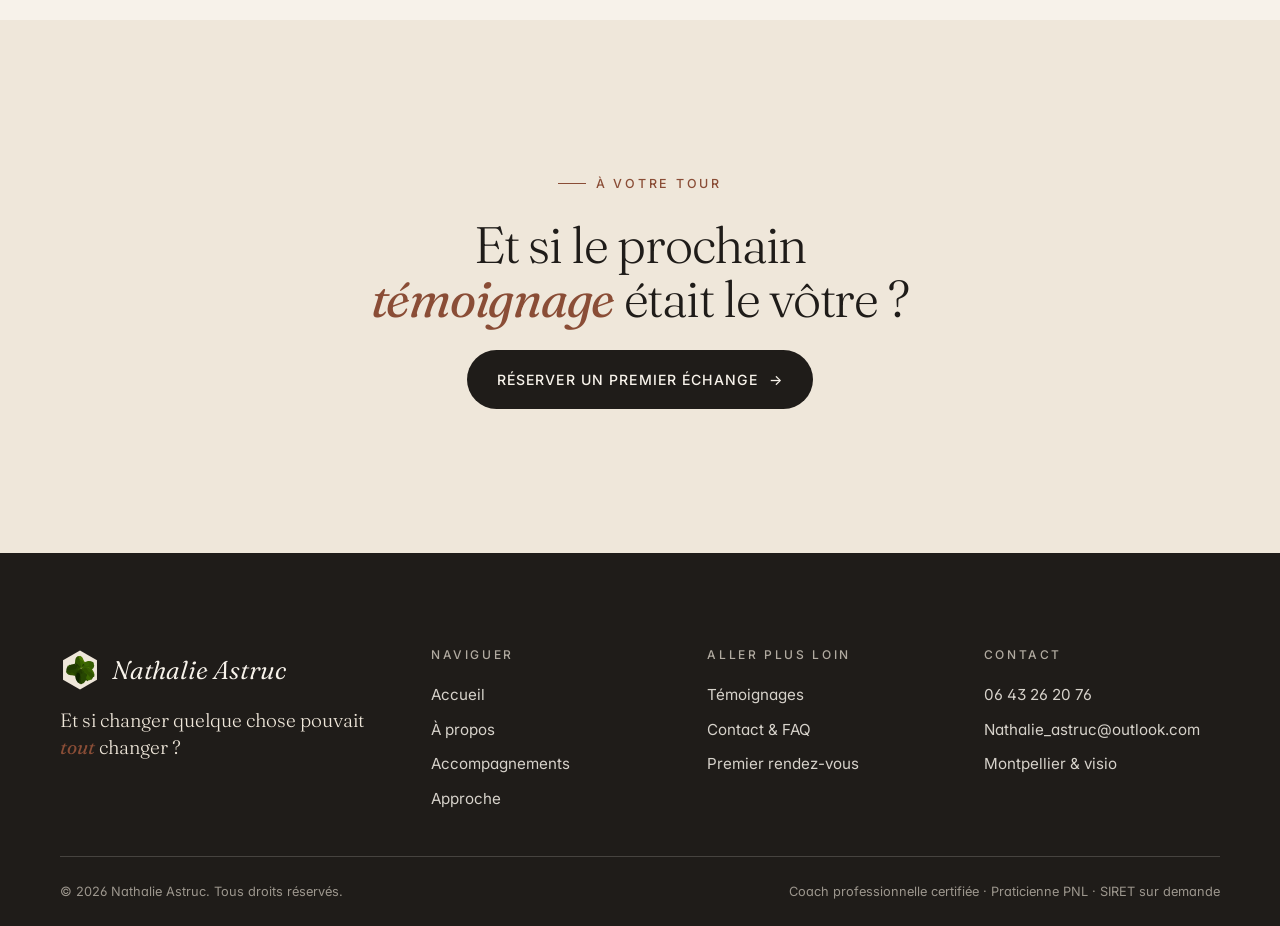
<file: temoignages.html>
<!doctype html>
<html lang="fr">
<head>
<meta charset="utf-8"/>
<meta name="viewport" content="width=device-width, initial-scale=1"/>
<title>Témoignages · Ils &amp; elles ont travaillé avec Nathalie Astruc</title>
<meta name="description" content="Paroles de celles et ceux qui ont été accompagnés par Nathalie Astruc, coach professionnelle certifiée et praticienne PNL."/>
<meta name="theme-color" content="#f7f2ea"/>
<link rel="icon" href="assets/favicon.svg" type="image/svg+xml"/>
<link rel="icon" type="image/png" sizes="32x32" href="assets/favicon-32.png"/>
<link rel="apple-touch-icon" href="assets/favicon-180.png"/>
<link rel="preconnect" href="https://fonts.googleapis.com"/>
<link rel="preconnect" href="https://fonts.gstatic.com" crossorigin/>
<link href="https://fonts.googleapis.com/css2?family=Fraunces:ital,opsz,wght@0,9..144,300;0,9..144,350;0,9..144,400;0,9..144,500;1,9..144,300;1,9..144,400&family=Inter:wght@400;450;500&display=swap" rel="stylesheet"/>
<link rel="stylesheet" href="styles/main.css"/>
</head>
<body>

<header class="site-header" id="siteHeader">
  <div class="container nav-inner">
    <a class="brand" href="index.html" aria-label="Nathalie Astruc, accueil">
      <img class="brand-mark" src="assets/logo.svg" alt=""/>
      <span class="brand-text">
        <span class="b-name">Nathalie Astruc</span>
        <span class="b-role">Coach &middot; Praticienne PNL</span>
      </span>
    </a>
    <button class="nav-toggle" aria-expanded="false" aria-controls="primaryNav" aria-label="Ouvrir le menu">
      <span></span><span></span><span></span>
    </button>
    <nav class="nav" id="primaryNav" aria-label="Principale">
      <a href="index.html">Accueil</a>
      <a href="a-propos.html">À propos</a>
      <a href="services.html">Accompagnements</a>
      <a href="approche.html">Approche</a>
      <a href="temoignages.html" aria-current="page">Témoignages</a>
      <a href="contact.html">Contact</a>
      <a class="nav-cta" href="https://calendly.com/nathalie_astruc" target="_blank" rel="noopener">Premier rendez-vous</a>
    </nav>
  </div>
</header>

<main>

  <section class="page-hero">
    <div class="container">
      <div class="reveal">
        <span class="eyebrow">Témoignages</span>
        <h1>Ils &amp; elles ont fait<br/>un bout de <em>chemin</em>.</h1>
      </div>
      <p class="lede reveal">Voici les paroles, telles quelles, de celles et ceux qui ont fait un bout de chemin avec moi, recueillies sur ma fiche Google et sur mon profil LinkedIn.</p>
    </div>
  </section>

  <section>
    <div class="container container-narrow">

      <article class="testimonial reveal">
        <p class="testimonial-quote">J'ai eu la chance d'être accompagnée par Nathalie, coach en PNL vraiment exceptionnelle. Son écoute profonde, sa bienveillance et sa manière de poser les bonnes questions m'ont beaucoup touchée et m'ont permis d'avancer en toute confiance. Une vraie présence, humaine et professionnelle, que je recommande sincèrement à toute personne en quête d'un accompagnement de qualité. Merci encore pour tout, et je vous souhaite beaucoup de réussite et de courage pour la suite&nbsp;!</p>
        <p class="testimonial-author"><strong>Salwa</strong></p>
      </article>

      <article class="testimonial reveal">
        <p class="testimonial-quote">Super expérience avec Nathalie. Une personne très douce, pédagogue et à l'écoute. J'ai fait une séance PNL centrée sur une phobie et j'ai vu des changements immédiats. Une séance peut être refaite quelques mois après pour renforcer le soin&nbsp;!</p>
        <p class="testimonial-author"><strong>Ellora</strong></p>
      </article>

      <article class="testimonial reveal">
        <p class="testimonial-quote">Pertinente, réfléchie et pétillante pour des échanges de qualité&nbsp;!</p>
        <p class="testimonial-author"><strong>Gwénaëlle</strong></p>
      </article>

      <article class="testimonial reveal">
        <p class="testimonial-quote">Nathalie a su poser les bonnes questions pour me permettre de comprendre comment intégrer une personne qui s'isole au sein d'un groupe d'apprenant. Il ne me reste plus qu'à mettre en application ce coup de «&nbsp;baguette magique&nbsp;» pour le faire avancer vers un partage de compétences.</p>
        <p class="testimonial-author"><strong>Sandrine</strong></p>
      </article>

      <article class="testimonial reveal">
        <p class="testimonial-quote">Nathalie est à l'écoute dans la bienveillance. Elle a su poser les bonnes questions pour me faire avancer vers ma solution.</p>
        <p class="testimonial-author"><strong>Lina</strong></p>
      </article>

      <article class="testimonial reveal">
        <p class="testimonial-quote">Personne très disponible très pro et qui m'a bcp apportée je recommande les yeux fermés.</p>
        <p class="testimonial-author"><strong>Marc</strong></p>
      </article>

      <article class="testimonial reveal">
        <p class="testimonial-quote">Merci Nathalie<br/>Pour Ses 45 minutes de coaching, j'en conclus que tout reviens avec la relation client, j'en suis ravie, a moi de démarrer pour trouver mon alternance,<br/>Merci pour ta voix chantante, ton sourire c'est agréable cela met a l'aise<br/>A bientôt</p>
        <p class="testimonial-author"><strong>Jessie</strong></p>
      </article>

      <article class="testimonial reveal">
        <p class="testimonial-quote">Contact facile. Une personne pertinente, qui saura vous accompagner pour avoir de la méthode. L'empathie et son implication sont des moteurs pour passer à l'action.</p>
        <p class="testimonial-author"><strong>Yves</strong></p>
      </article>

      <article class="testimonial reveal">
        <p class="testimonial-quote">J'ai eu l'immense privilège de travailler avec Nathalie Astruc à un moment crucial où je faisais face à un blocage important. Grâce à son accompagnement bienveillant et ses compétences exceptionnelles, elle m'a aidé à entrevoir les choses sous un nouvel angle, ce qui a été un véritable tournant dans ma progression personnelle et professionnelle. Nathalie est une coach d'une rare qualité&nbsp;: professionnelle, empathique et toujours à l'écoute. Elle sait créer un espace sûr et encourageant qui nous permet de clarifier nos besoins et de trouver, par nous-mêmes, les solutions qui y répondent pleinement. Son approche humaine et personnalisée est profondément respectueuse de l'individu et de son cheminement. Je recommande Nathalie sans aucune hésitation à quiconque cherche à surmonter des obstacles ou à évoluer vers ses objectifs avec clarté et confiance. Elle est bien plus qu'une coach&nbsp;: elle est une partenaire précieuse dans votre parcours de transformation.</p>
        <p class="testimonial-author"><strong>Jérôme</strong></p>
      </article>

      <article class="testimonial reveal">
        <p class="testimonial-quote">Merci Nathalie pour ton écoute bienveillante et cette approche de coaching qui est très aidante pour débloquer des situations difficiles ou aider à identifier de nouvelles opportunités. Je recommande vivement.</p>
        <p class="testimonial-author"><strong>Karine</strong></p>
      </article>

      <article class="testimonial reveal">
        <p class="testimonial-quote">Avec sa bienveillance, sa belle énergie et ses compétences de Coach, Nathalie m'a accompagnée efficacement pour résoudre une problématique familiale ainsi que ma reconversion professionnelle. Un grand merci. Je recommande vivement le coaching de Nathalie Astruc.</p>
        <p class="testimonial-author"><strong>Isabelle</strong></p>
      </article>

      <article class="testimonial reveal">
        <p class="testimonial-quote">Coaching à recommander avec Nathalie Astruc. Un bel accompagnement avec une méthodologie très structuré.</p>
        <p class="testimonial-author"><strong>Marie</strong></p>
      </article>

      <p class="muted reveal" style="margin-top:3rem; font-size:0.9rem; text-align:center; letter-spacing:0.04em">Tous ces avis sont publiés sur ma fiche Google et sur mon profil LinkedIn.</p>

    </div>
  </section>

  <section class="alt cta-band">
    <div class="container container-narrow reveal">
      <span class="eyebrow" style="justify-content:center">À votre tour</span>
      <h2 style="font-weight:300">Et si le prochain<br/><em>témoignage</em> était le vôtre&nbsp;?</h2>
      <a class="btn btn-primary" href="https://calendly.com/nathalie_astruc" target="_blank" rel="noopener">Réserver un premier échange <span class="arrow">→</span></a>
    </div>
  </section>

</main>

<footer class="site-footer">
  <div class="container">
    <div class="footer-top">
      <div>
        <p class="footer-brand"><img class="footer-mark" src="assets/logo.svg" alt=""/>Nathalie Astruc</p>
        <p class="footer-tagline">Et si changer quelque chose pouvait <em>tout</em> changer&nbsp;?</p>
      </div>
      <div>
        <h4>Naviguer</h4>
        <a href="index.html">Accueil</a>
        <a href="a-propos.html">À propos</a>
        <a href="services.html">Accompagnements</a>
        <a href="approche.html">Approche</a>
      </div>
      <div>
        <h4>Aller plus loin</h4>
        <a href="temoignages.html">Témoignages</a>
        <a href="contact.html">Contact &amp; FAQ</a>
        <a href="https://calendly.com/nathalie_astruc" target="_blank" rel="noopener">Premier rendez-vous</a>
      </div>
      <div>
        <h4>Contact</h4>
        <a href="tel:+33643262076">06&nbsp;43&nbsp;26&nbsp;20&nbsp;76</a>
        <a href="mailto:Nathalie_astruc@outlook.com">Nathalie_astruc@outlook.com</a>
        <a href="#">Montpellier &amp; visio</a>
      </div>
    </div>
    <div class="footer-bottom">
      <span>© <span id="year">2026</span> Nathalie Astruc. Tous droits réservés.</span>
      <span>Coach professionnelle certifiée &middot; Praticienne PNL &middot; SIRET sur demande</span>
    </div>
  </div>
</footer>

<script src="scripts/main.js" defer></script>
</body>
</html>
</file>
<file: styles/main.css>
/* ==========================================================================
   Nathalie Astruc — Coach Professionnelle Certifiée & Praticienne PNL
   Design system : éditorial, terreux, généreux, haut de gamme.
   ========================================================================== */

/* --------------------------------------------------------------------------
   1. Tokens
   -------------------------------------------------------------------------- */
:root {
  /* Palette */
  --c-paper: #f7f2ea;
  --c-paper-2: #efe7da;
  --c-ink: #1f1c19;
  --c-ink-soft: #4a443d;
  --c-muted: #837a6e;
  --c-line: #d8cdbb;
  --c-terracotta: #b86b4d;
  --c-terracotta-deep: #8a4d36;
  --c-sage: #7d8a6c;
  --c-gold: #b08a4f;

  /* Typo */
  --f-serif: 'Fraunces', 'Cormorant Garamond', 'Playfair Display', Georgia, serif;
  --f-sans: 'Inter', -apple-system, BlinkMacSystemFont, 'Helvetica Neue', Arial, sans-serif;

  /* Espace */
  --space-1: 0.5rem;
  --space-2: 1rem;
  --space-3: 1.5rem;
  --space-4: 2.5rem;
  --space-5: 4rem;
  --space-6: 6rem;
  --space-7: 9rem;

  --radius: 2px;
  --radius-lg: 6px;

  --t-fast: 220ms cubic-bezier(.2,.7,.3,1);
  --t-med: 480ms cubic-bezier(.2,.7,.3,1);
  --t-slow: 900ms cubic-bezier(.2,.7,.3,1);

  --container: 1240px;
  --container-narrow: 880px;
}

/* --------------------------------------------------------------------------
   2. Reset & base
   -------------------------------------------------------------------------- */
*, *::before, *::after { box-sizing: border-box; }
html { -webkit-text-size-adjust: 100%; scroll-behavior: smooth; }
body {
  margin: 0;
  background: var(--c-paper);
  color: var(--c-ink);
  font-family: var(--f-sans);
  font-size: 17px;
  line-height: 1.65;
  font-weight: 400;
  font-feature-settings: 'ss01', 'cv11';
  -webkit-font-smoothing: antialiased;
  text-rendering: optimizeLegibility;
}
img, svg { display: block; max-width: 100%; height: auto; }
a { color: inherit; text-decoration: none; }
button { font: inherit; cursor: pointer; border: none; background: none; color: inherit; }
::selection { background: var(--c-terracotta); color: var(--c-paper); }

/* --------------------------------------------------------------------------
   3. Typographie
   -------------------------------------------------------------------------- */
h1, h2, h3, h4, h5 {
  font-family: var(--f-serif);
  font-weight: 350;
  letter-spacing: -0.02em;
  line-height: 1.05;
  margin: 0 0 var(--space-3);
  color: var(--c-ink);
}
h1 {
  font-size: clamp(2.6rem, 6vw, 5.4rem);
  font-weight: 300;
  letter-spacing: -0.035em;
}
h2 {
  font-size: clamp(2rem, 4vw, 3.4rem);
  letter-spacing: -0.025em;
}
h3 { font-size: clamp(1.4rem, 2.4vw, 2rem); }
h4 { font-size: 1.15rem; font-family: var(--f-sans); font-weight: 500; letter-spacing: 0.02em; text-transform: uppercase; }

p { margin: 0 0 1.1em; }
.lede {
  font-family: var(--f-serif);
  font-weight: 300;
  font-size: clamp(1.25rem, 2vw, 1.65rem);
  line-height: 1.45;
  color: var(--c-ink-soft);
  letter-spacing: -0.01em;
}

.eyebrow {
  display: inline-flex;
  align-items: center;
  gap: 0.6rem;
  font-family: var(--f-sans);
  font-size: 0.78rem;
  font-weight: 500;
  letter-spacing: 0.22em;
  text-transform: uppercase;
  color: var(--c-terracotta-deep);
  margin-bottom: var(--space-3);
}
.eyebrow::before {
  content: "";
  width: 28px;
  height: 1px;
  background: currentColor;
  display: inline-block;
}

em, .italic {
  font-style: italic;
  font-family: var(--f-serif);
  color: var(--c-terracotta-deep);
  font-weight: 400;
}

/* --------------------------------------------------------------------------
   4. Layout
   -------------------------------------------------------------------------- */
.container {
  width: 100%;
  max-width: var(--container);
  margin: 0 auto;
  padding: 0 var(--space-4);
}
.container-narrow { max-width: var(--container-narrow); }

section { padding: var(--space-6) 0; }
section.tight { padding: var(--space-5) 0; }

.row {
  display: grid;
  gap: var(--space-5);
}
.row-2 { grid-template-columns: repeat(2, 1fr); }
.row-3 { grid-template-columns: repeat(3, 1fr); }
@media (max-width: 880px) {
  .row-2, .row-3 { grid-template-columns: 1fr; }
  section { padding: var(--space-5) 0; }
}

.divider {
  height: 1px;
  background: var(--c-line);
  border: 0;
  margin: 0;
}

/* --------------------------------------------------------------------------
   5. Boutons
   -------------------------------------------------------------------------- */
.btn {
  display: inline-flex;
  align-items: center;
  gap: 0.7rem;
  padding: 1.05rem 1.8rem;
  font-family: var(--f-sans);
  font-size: 0.88rem;
  font-weight: 500;
  letter-spacing: 0.08em;
  text-transform: uppercase;
  border-radius: 999px;
  transition: transform var(--t-fast), background var(--t-fast), color var(--t-fast), box-shadow var(--t-fast);
  cursor: pointer;
  border: 1px solid transparent;
}
.btn .arrow {
  display: inline-block;
  transition: transform var(--t-fast);
}
.btn:hover .arrow { transform: translateX(4px); }

.btn-primary {
  background: var(--c-ink);
  color: var(--c-paper);
}
.btn-primary:hover {
  background: var(--c-terracotta-deep);
  transform: translateY(-1px);
}

.btn-ghost {
  border-color: var(--c-ink);
  color: var(--c-ink);
  background: transparent;
}
.btn-ghost:hover {
  background: var(--c-ink);
  color: var(--c-paper);
}

.btn-link {
  padding: 0;
  border-radius: 0;
  background: transparent;
  border-bottom: 1px solid var(--c-ink);
  padding-bottom: 4px;
  text-transform: none;
  letter-spacing: 0;
  font-family: var(--f-serif);
  font-style: italic;
  font-size: 1.05rem;
  font-weight: 400;
}
.btn-link:hover { color: var(--c-terracotta-deep); border-color: var(--c-terracotta-deep); }

/* --------------------------------------------------------------------------
   6. Header / Nav
   -------------------------------------------------------------------------- */
.site-header {
  position: fixed;
  top: 0; left: 0; right: 0;
  z-index: 100;
  padding: 1.4rem 0;
  background: transparent;
  transition: background var(--t-fast), padding var(--t-fast), box-shadow var(--t-fast);
}
.site-header.scrolled {
  background: rgba(247, 242, 234, 0.96);
  padding: 0.9rem 0;
  box-shadow: 0 1px 0 var(--c-line);
}
.nav-inner {
  display: flex;
  align-items: center;
  justify-content: space-between;
  gap: var(--space-4);
}
.brand {
  font-family: var(--f-serif);
  font-size: 1.35rem;
  font-weight: 400;
  letter-spacing: -0.01em;
  line-height: 1;
  display: flex;
  align-items: center;
  gap: 0.75rem;
}
.brand-mark {
  width: 44px;
  height: 44px;
  flex: none;
  display: block;
}
.brand-text {
  display: flex;
  flex-direction: column;
}
.brand .b-name { font-style: italic; }
.brand .b-role {
  font-family: var(--f-sans);
  font-size: 0.66rem;
  font-weight: 500;
  letter-spacing: 0.24em;
  text-transform: uppercase;
  color: var(--c-muted);
  margin-top: 4px;
}

.nav {
  display: flex;
  align-items: center;
  gap: var(--space-3);
}
.nav a {
  font-size: 0.88rem;
  font-weight: 450;
  letter-spacing: 0.02em;
  position: relative;
  padding: 0.4rem 0;
  transition: color var(--t-fast);
  white-space: nowrap;
}
.nav a::after {
  content: "";
  position: absolute;
  left: 0; bottom: 0;
  height: 1px; width: 0;
  background: var(--c-terracotta-deep);
  transition: width var(--t-med);
}
.nav a:hover::after,
.nav a[aria-current="page"]::after { width: 100%; }
.nav a[aria-current="page"] { color: var(--c-terracotta-deep); }

.nav-cta {
  padding: 0.7rem 1.2rem;
  font-size: 0.78rem;
  font-weight: 500;
  letter-spacing: 0.12em;
  text-transform: uppercase;
  border-radius: 999px;
  background: var(--c-ink);
  color: var(--c-paper) !important;
  transition: background var(--t-fast);
  white-space: nowrap;
}
.nav-cta:hover { background: var(--c-terracotta-deep); }
.nav-cta::after { display: none; }

.nav-toggle { display: none; width: 36px; height: 36px; }
.nav-toggle span {
  display: block; width: 22px; height: 1px; background: var(--c-ink);
  margin: 6px auto;
  transition: transform var(--t-fast);
}

@media (max-width: 1024px) {
  .nav-toggle { display: block; }
  .nav {
    position: fixed;
    inset: 0;
    background: var(--c-paper);
    flex-direction: column;
    justify-content: center;
    align-items: center;
    gap: var(--space-3);
    transform: translateY(-100%);
    transition: transform var(--t-med);
  }
  .nav.is-open { transform: translateY(0); }
  .nav a { font-size: 1.6rem; font-family: var(--f-serif); font-weight: 350; }
  .nav-cta { font-family: var(--f-sans); font-size: 0.85rem; padding: 0.9rem 1.6rem; }
}

/* --------------------------------------------------------------------------
   7. Hero
   -------------------------------------------------------------------------- */
.hero {
  position: relative;
  min-height: 100vh;
  padding-top: 8rem;
  padding-bottom: var(--space-6);
  display: flex;
  align-items: center;
  overflow: hidden;
}
.hero-grid {
  display: grid;
  grid-template-columns: 1.1fr 1fr;
  gap: var(--space-5);
  align-items: center;
  width: 100%;
}
.hero-text { max-width: 36rem; }
.hero h1 {
  margin-bottom: var(--space-3);
}
.hero h1 .accent {
  font-style: italic;
  color: var(--c-terracotta-deep);
}
.hero-meta {
  display: flex;
  flex-wrap: wrap;
  gap: var(--space-3);
  align-items: center;
  margin-top: var(--space-4);
  color: var(--c-muted);
  font-size: 0.85rem;
  letter-spacing: 0.02em;
}
.hero-meta .dot {
  width: 4px; height: 4px; background: var(--c-muted); border-radius: 50%;
}

.hero-cta {
  display: flex;
  flex-wrap: wrap;
  gap: var(--space-2);
  margin-top: var(--space-4);
}

.hero-portrait {
  position: relative;
  aspect-ratio: 4/5;
  background: var(--c-paper-2);
  border-radius: 4px;
  overflow: hidden;
}
.hero-portrait img {
  width: 100%; height: 100%; object-fit: cover;
  filter: saturate(0.92) contrast(0.98);
}
.hero-portrait::after {
  content: "";
  position: absolute; inset: 0;
  background: linear-gradient(180deg, transparent 65%, rgba(31,28,25,0.18));
  pointer-events: none;
}
.hero-tag {
  position: absolute;
  bottom: var(--space-3);
  left: var(--space-3);
  font-family: var(--f-serif);
  font-style: italic;
  font-size: 1rem;
  color: var(--c-paper);
  letter-spacing: 0.01em;
  text-shadow: 0 2px 18px rgba(0,0,0,0.4);
}

@media (max-width: 880px) {
  .hero { min-height: auto; padding-top: 7rem; }
  .hero-grid { grid-template-columns: 1fr; }
  .hero-portrait { order: -1; aspect-ratio: 3/4; max-height: 60vh; }
}

/* Floating mark */
.mark {
  position: absolute;
  font-family: var(--f-serif);
  font-style: italic;
  font-size: clamp(8rem, 22vw, 18rem);
  line-height: 0.8;
  color: var(--c-paper-2);
  z-index: 0;
  pointer-events: none;
  user-select: none;
}
.mark.tr { top: 8rem; right: -4rem; }
.mark.bl { bottom: -3rem; left: -4rem; }

/* --------------------------------------------------------------------------
   8. Sections génériques
   -------------------------------------------------------------------------- */
.section-head {
  display: grid;
  grid-template-columns: 1fr 1.5fr;
  gap: var(--space-5);
  margin-bottom: var(--space-5);
  align-items: end;
}
.section-head .lede { margin: 0; }
@media (max-width: 880px) {
  .section-head { grid-template-columns: 1fr; gap: var(--space-2); margin-bottom: var(--space-4); }
}

.alt {
  background: var(--c-paper-2);
}
.dark {
  background: var(--c-ink);
  color: var(--c-paper);
}
.dark h1, .dark h2, .dark h3 { color: var(--c-paper); }
.dark .eyebrow { color: var(--c-paper-2); opacity: 0.85; }
.dark p, .dark .lede { color: var(--c-paper); }
.dark .lede { opacity: 0.92; }
.dark .testimonial-quote { color: var(--c-paper); }
.dark .testimonial-author { color: var(--c-paper-2); opacity: 0.8; }
.dark .testimonial-author strong { color: var(--c-paper); }
.dark em, .dark .italic { color: #e9b89c; }
.dark .btn-ghost { border-color: var(--c-paper); color: var(--c-paper); }
.dark .btn-ghost:hover { background: var(--c-paper); color: var(--c-ink); }

/* --------------------------------------------------------------------------
   9. Cartes services
   -------------------------------------------------------------------------- */
.service-card {
  border-top: 1px solid var(--c-line);
  padding: var(--space-4) 0;
  display: grid;
  grid-template-columns: 80px 1fr auto;
  gap: var(--space-4);
  align-items: start;
  transition: padding var(--t-fast);
}
.service-card:last-child { border-bottom: 1px solid var(--c-line); }
.service-card:hover { padding-left: var(--space-2); }
.service-num {
  font-family: var(--f-serif);
  font-style: italic;
  font-size: 1.5rem;
  color: var(--c-terracotta-deep);
}
.service-body h3 { margin-bottom: 0.6rem; }
.service-body p { color: var(--c-ink-soft); margin-bottom: 0; max-width: 38rem; }
.service-body ul {
  list-style: none;
  padding: 0; margin: var(--space-2) 0 0;
  display: flex; flex-wrap: wrap; gap: 0.5rem 1rem;
  font-size: 0.85rem; color: var(--c-muted);
}
.service-body ul li::before {
  content: "✦  ";
  color: var(--c-terracotta);
  font-size: 0.7em;
  vertical-align: 1px;
}
.service-arrow {
  font-size: 1.6rem;
  font-family: var(--f-serif);
  font-style: italic;
  color: var(--c-ink);
  align-self: center;
}

@media (max-width: 700px) {
  .service-card {
    grid-template-columns: 50px 1fr;
    gap: var(--space-2);
  }
  .service-arrow { display: none; }
}

/* --------------------------------------------------------------------------
   10. Approche / Process
   -------------------------------------------------------------------------- */
.process {
  display: grid;
  grid-template-columns: repeat(4, 1fr);
  gap: var(--space-3);
  counter-reset: step;
}
.process-step {
  border-top: 1px solid var(--c-line);
  padding-top: var(--space-3);
  position: relative;
}
.process-step::before {
  counter-increment: step;
  content: "0" counter(step);
  font-family: var(--f-serif);
  font-style: italic;
  font-size: 1.05rem;
  color: var(--c-terracotta-deep);
  display: block;
  margin-bottom: var(--space-2);
}
.process-step h4 {
  font-family: var(--f-serif);
  font-size: 1.4rem;
  text-transform: none;
  letter-spacing: -0.01em;
  font-weight: 350;
  margin-bottom: 0.4rem;
}
.process-step p {
  font-size: 0.95rem;
  color: var(--c-ink-soft);
  margin: 0;
}
@media (max-width: 880px) {
  .process { grid-template-columns: 1fr 1fr; }
}
@media (max-width: 560px) {
  .process { grid-template-columns: 1fr; }
}

/* --------------------------------------------------------------------------
   11. Témoignages
   -------------------------------------------------------------------------- */
.testimonial {
  padding: var(--space-5) 0;
  border-top: 1px solid var(--c-line);
}
.testimonial:last-child { border-bottom: 1px solid var(--c-line); }
.testimonial-quote {
  font-family: var(--f-serif);
  font-weight: 300;
  font-size: clamp(1.5rem, 3vw, 2.2rem);
  line-height: 1.3;
  letter-spacing: -0.015em;
  color: var(--c-ink);
  margin: 0 0 var(--space-3);
  max-width: 50rem;
}
.testimonial-quote::before {
  content: "“";
  font-size: 2em;
  line-height: 0;
  vertical-align: -0.4em;
  color: var(--c-terracotta);
  margin-right: 0.1em;
}
.testimonial-author {
  font-family: var(--f-sans);
  font-size: 0.85rem;
  letter-spacing: 0.06em;
  text-transform: uppercase;
  color: var(--c-muted);
}
.testimonial-author strong { color: var(--c-ink); font-weight: 500; }

/* --------------------------------------------------------------------------
   12. À propos
   -------------------------------------------------------------------------- */
.bio {
  display: grid;
  grid-template-columns: 1fr 1.3fr;
  gap: var(--space-6);
  align-items: start;
}
.bio-portrait {
  position: sticky;
  top: 7rem;
  aspect-ratio: 4/5;
  background: var(--c-paper-2);
  border-radius: 4px;
  overflow: hidden;
}
.bio-portrait img { width: 100%; height: 100%; object-fit: cover; }
.bio-text p { margin-bottom: 1.4em; color: var(--c-ink-soft); font-size: 1.05rem; }
.bio-text p:first-of-type::first-letter {
  font-family: var(--f-serif);
  font-size: 4.2rem;
  float: left;
  line-height: 0.9;
  margin: 0.15em 0.15em 0 -0.05em;
  color: var(--c-terracotta-deep);
  font-weight: 400;
}
@media (max-width: 880px) {
  .bio { grid-template-columns: 1fr; gap: var(--space-4); }
  .bio-portrait { position: static; max-height: 60vh; }
}

.facts {
  display: grid;
  grid-template-columns: repeat(auto-fit, minmax(220px, 1fr));
  gap: var(--space-3);
  margin: var(--space-4) 0;
  border-top: 1px solid var(--c-line);
  border-bottom: 1px solid var(--c-line);
  padding: var(--space-3) 0;
}
.fact .num {
  font-family: var(--f-serif);
  font-size: 2.6rem;
  font-weight: 350;
  letter-spacing: -0.03em;
  color: var(--c-ink);
  display: block;
  line-height: 1;
}
.fact .lbl {
  font-size: 0.78rem;
  letter-spacing: 0.18em;
  text-transform: uppercase;
  color: var(--c-muted);
  margin-top: 0.5rem;
  display: block;
}
@media (max-width: 600px) {
  .facts { grid-template-columns: 1fr; }
}

/* --------------------------------------------------------------------------
   13. FAQ
   -------------------------------------------------------------------------- */
.faq-item {
  border-top: 1px solid var(--c-line);
}
.faq-item:last-child { border-bottom: 1px solid var(--c-line); }
.faq-q {
  width: 100%;
  text-align: left;
  padding: 1.6rem 0;
  display: flex;
  align-items: center;
  justify-content: space-between;
  gap: var(--space-3);
  font-family: var(--f-serif);
  font-size: clamp(1.15rem, 2vw, 1.4rem);
  font-weight: 350;
  letter-spacing: -0.01em;
  color: var(--c-ink);
}
.faq-q .plus {
  width: 22px; height: 22px;
  position: relative; flex: none;
  transition: transform var(--t-med);
}
.faq-q .plus::before, .faq-q .plus::after {
  content: ""; position: absolute; background: var(--c-ink);
}
.faq-q .plus::before { left: 0; right: 0; top: 50%; height: 1px; }
.faq-q .plus::after { top: 0; bottom: 0; left: 50%; width: 1px; transition: opacity var(--t-fast); }
.faq-item.open .faq-q .plus::after { opacity: 0; }
.faq-item.open .faq-q .plus { transform: rotate(180deg); }
.faq-a {
  max-height: 0;
  overflow: hidden;
  transition: max-height var(--t-med);
  color: var(--c-ink-soft);
  font-size: 1rem;
}
.faq-a > div { padding: 0 0 1.6rem; max-width: 50rem; }

/* --------------------------------------------------------------------------
   14. Contact / Footer
   -------------------------------------------------------------------------- */
.contact-grid {
  display: grid;
  grid-template-columns: 1fr 1.2fr;
  gap: var(--space-6);
  align-items: start;
}
@media (max-width: 880px) {
  .contact-grid { grid-template-columns: 1fr; gap: var(--space-4); }
}
.contact-info p { color: var(--c-ink-soft); }
.contact-list {
  list-style: none;
  padding: 0; margin: var(--space-3) 0 0;
}
.contact-list li {
  border-top: 1px solid var(--c-line);
  padding: 1rem 0;
  display: flex;
  justify-content: space-between;
  gap: var(--space-2);
}
.contact-list li:last-child { border-bottom: 1px solid var(--c-line); }
.contact-list .lbl { color: var(--c-muted); letter-spacing: 0.06em; text-transform: uppercase; font-size: 0.78rem; }
.contact-list a:hover { color: var(--c-terracotta-deep); }

.form-field {
  display: flex; flex-direction: column;
  margin-bottom: var(--space-3);
}
.form-field label {
  font-size: 0.78rem;
  letter-spacing: 0.18em;
  text-transform: uppercase;
  color: var(--c-muted);
  margin-bottom: 0.5rem;
}
.form-field input,
.form-field textarea,
.form-field select {
  border: none;
  border-bottom: 1px solid var(--c-line);
  background: transparent;
  padding: 0.7rem 0;
  font-family: var(--f-sans);
  font-size: 1rem;
  color: var(--c-ink);
  transition: border-color var(--t-fast);
}
.form-field input:focus,
.form-field textarea:focus,
.form-field select:focus {
  outline: none;
  border-color: var(--c-ink);
}
.form-field textarea { min-height: 110px; resize: vertical; }
.form-row { display: grid; grid-template-columns: 1fr 1fr; gap: var(--space-3); }
@media (max-width: 600px) { .form-row { grid-template-columns: 1fr; } }
.form-msg {
  margin-top: var(--space-2);
  font-size: 0.95rem;
  color: var(--c-sage);
  font-family: var(--f-serif);
  font-style: italic;
}

.site-footer {
  background: var(--c-ink);
  color: var(--c-paper);
  padding: var(--space-6) 0 var(--space-3);
}
.footer-top {
  display: grid;
  grid-template-columns: 1.4fr 1fr 1fr 1fr;
  gap: var(--space-4);
  padding-bottom: var(--space-4);
  border-bottom: 1px solid rgba(247,242,234,0.18);
}
.footer-top h4 {
  text-transform: uppercase;
  font-size: 0.75rem;
  letter-spacing: 0.22em;
  font-weight: 500;
  color: var(--c-paper-2);
  opacity: 0.7;
  margin-bottom: var(--space-2);
}
.footer-top a {
  display: block;
  padding: 0.3rem 0;
  font-size: 0.95rem;
  color: var(--c-paper);
  opacity: 0.85;
  transition: opacity var(--t-fast), transform var(--t-fast);
}
.footer-top a:hover { opacity: 1; transform: translateX(3px); color: #e9b89c; }
.footer-brand {
  font-family: var(--f-serif);
  font-style: italic;
  font-size: 1.6rem;
  font-weight: 350;
  margin-bottom: var(--space-2);
  display: flex;
  align-items: center;
  gap: 0.75rem;
}
.footer-mark {
  width: 40px;
  height: 40px;
  flex: none;
}
.footer-tagline {
  font-family: var(--f-serif);
  font-size: 1.2rem;
  font-weight: 300;
  line-height: 1.4;
  color: var(--c-paper-2);
  max-width: 28rem;
}
.footer-bottom {
  display: flex;
  justify-content: space-between;
  flex-wrap: wrap;
  gap: var(--space-2);
  padding-top: var(--space-3);
  font-size: 0.8rem;
  color: var(--c-paper-2);
  opacity: 0.6;
}
@media (max-width: 880px) {
  .footer-top { grid-template-columns: 1fr 1fr; }
}
@media (max-width: 560px) {
  .footer-top { grid-template-columns: 1fr; }
}

/* --------------------------------------------------------------------------
   15. CTA bandeau
   -------------------------------------------------------------------------- */
.cta-band {
  text-align: center;
  padding: var(--space-7) 0;
}
.cta-band h2 {
  max-width: 24ch;
  margin: 0 auto var(--space-3);
  font-weight: 300;
}
.cta-band .lede { max-width: 40rem; margin: 0 auto var(--space-4); }

/* --------------------------------------------------------------------------
   16. Pages : hero secondaire
   -------------------------------------------------------------------------- */
.page-hero {
  padding: 11rem 0 var(--space-5);
  border-bottom: 1px solid var(--c-line);
}
.page-hero .container {
  display: grid;
  grid-template-columns: 1fr 1.2fr;
  gap: var(--space-5);
  align-items: end;
}
.page-hero h1 {
  font-size: clamp(2.4rem, 5.5vw, 4.6rem);
  margin: 0;
}
.page-hero .lede { margin-bottom: 0; }
@media (max-width: 880px) {
  .page-hero { padding-top: 8rem; }
  .page-hero .container { grid-template-columns: 1fr; gap: var(--space-3); }
}

/* --------------------------------------------------------------------------
   17. Animations
   -------------------------------------------------------------------------- */
.reveal {
  opacity: 0;
  transform: translateY(24px);
  transition: opacity var(--t-slow), transform var(--t-slow);
}
.reveal.in {
  opacity: 1;
  transform: translateY(0);
}
@media (prefers-reduced-motion: reduce) {
  *, *::before, *::after {
    animation-duration: 0.01ms !important;
    transition-duration: 0.01ms !important;
  }
  .reveal { opacity: 1; transform: none; }
  html { scroll-behavior: auto; }
  /* The keyword band is purely decorative (aria-hidden) ; keep it gently
     scrolling even when « Réduire les animations » is enabled (e.g. macOS),
     otherwise the universal rule above freezes it mid-screen. */
  .marquee-track { animation-duration: 38s !important; }
}

/* --------------------------------------------------------------------------
   18. Marquee
   -------------------------------------------------------------------------- */
.marquee {
  overflow: hidden;
  border-top: 1px solid var(--c-line);
  border-bottom: 1px solid var(--c-line);
  padding: var(--space-2) 0;
  background: var(--c-paper);
}
.marquee-track {
  display: flex;
  gap: 3rem;
  white-space: nowrap;
  animation: scroll 38s linear infinite;
  font-family: var(--f-serif);
  font-style: italic;
  font-size: 1.25rem;
  color: var(--c-ink-soft);
}
.marquee-track span::before {
  content: "✦";
  color: var(--c-terracotta);
  margin-right: 3rem;
  font-style: normal;
}
@keyframes scroll {
  to { transform: translateX(-50%); }
}

/* --------------------------------------------------------------------------
   19. Utilities
   -------------------------------------------------------------------------- */
.mt-0 { margin-top: 0 !important; }
.mb-0 { margin-bottom: 0 !important; }
.center { text-align: center; }
.muted { color: var(--c-muted); }
.serif { font-family: var(--f-serif); }
.italic-serif { font-family: var(--f-serif); font-style: italic; }
.sr-only {
  position: absolute; width: 1px; height: 1px;
  padding: 0; margin: -1px; overflow: hidden;
  clip: rect(0,0,0,0); white-space: nowrap; border: 0;
}
</file>
